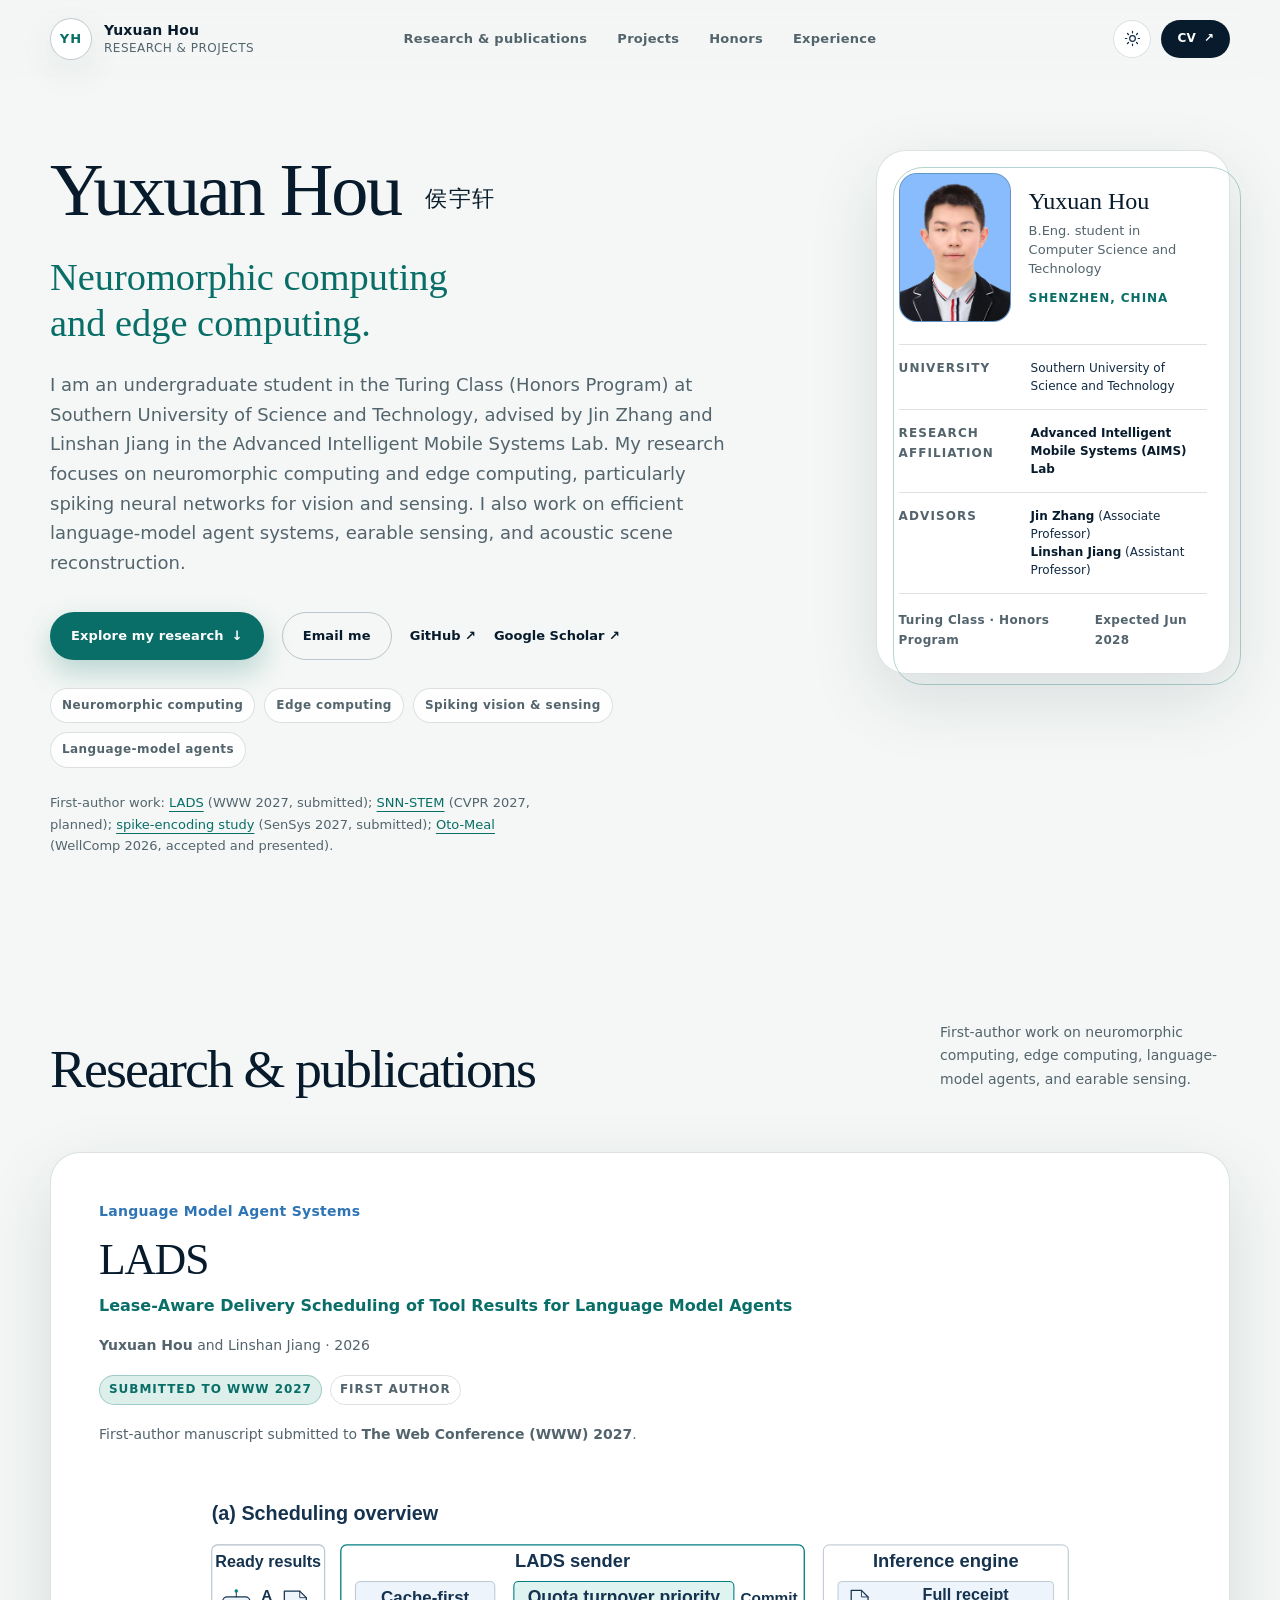
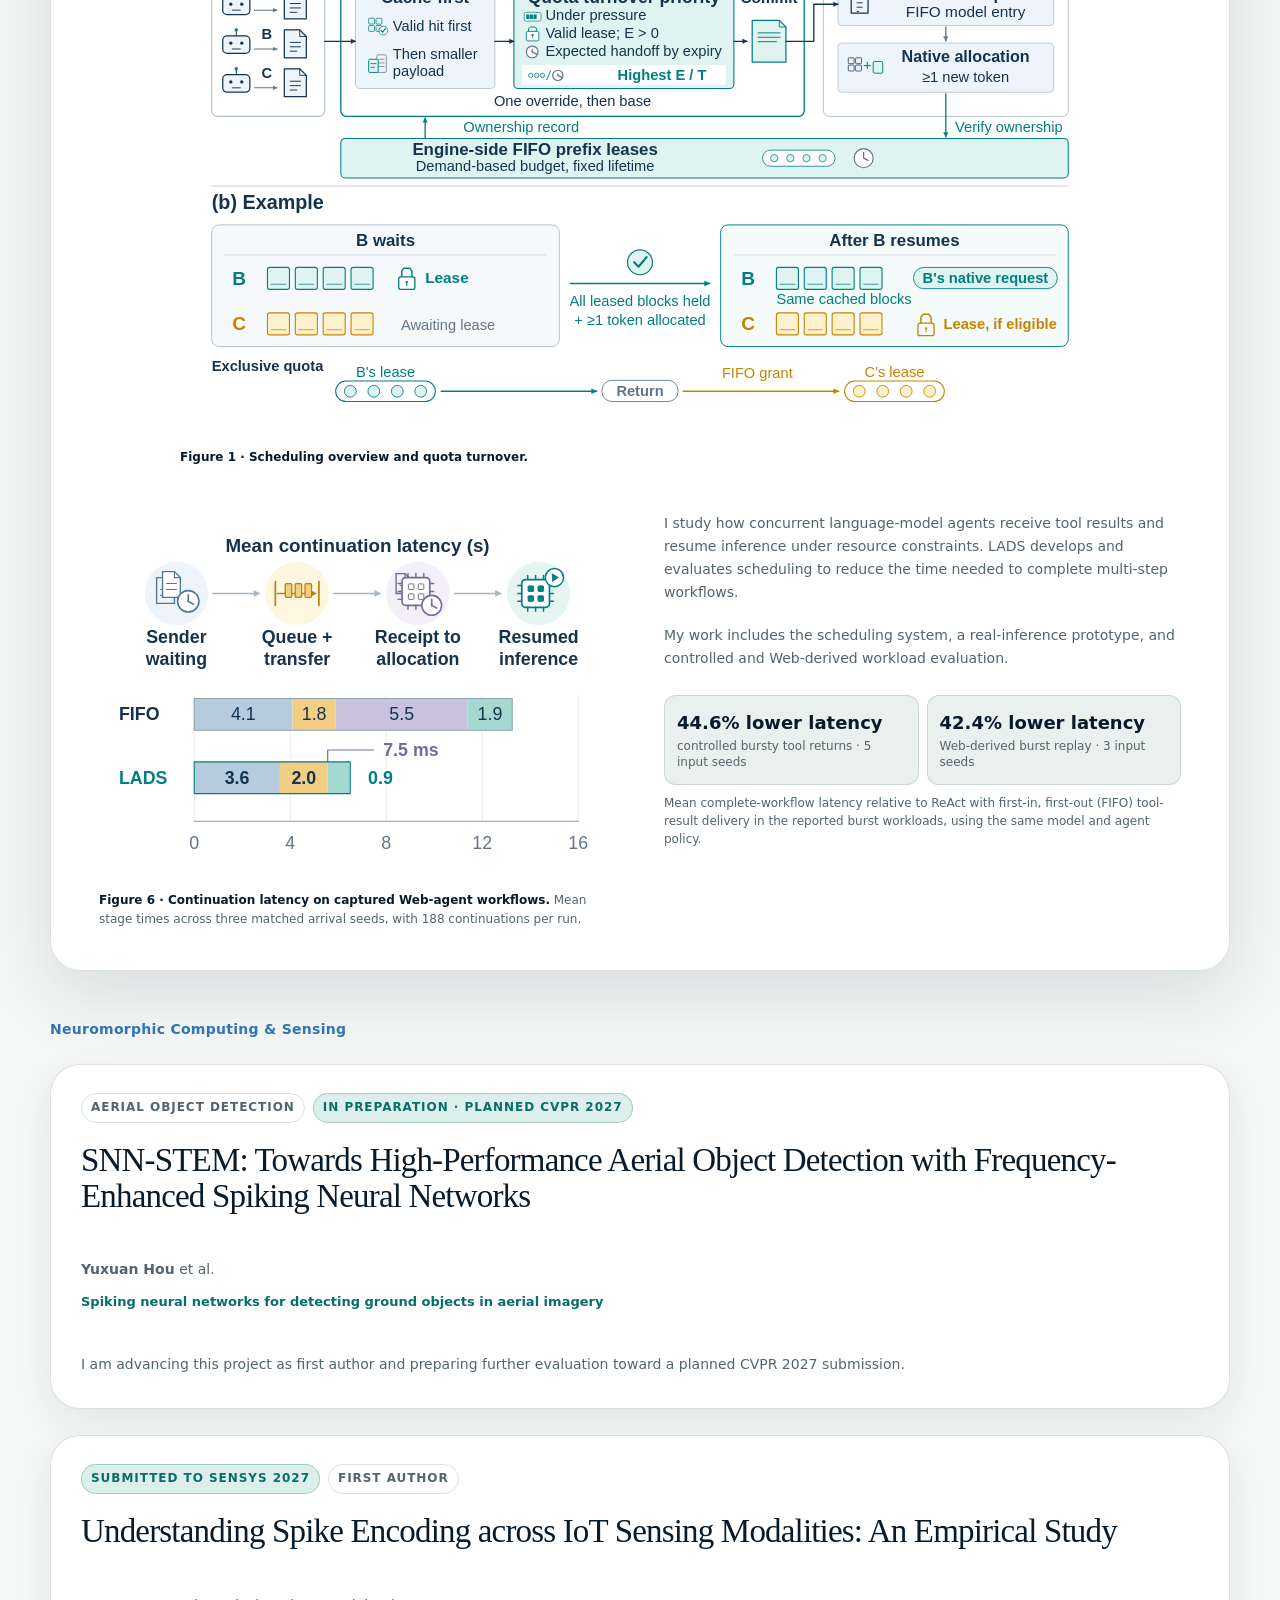
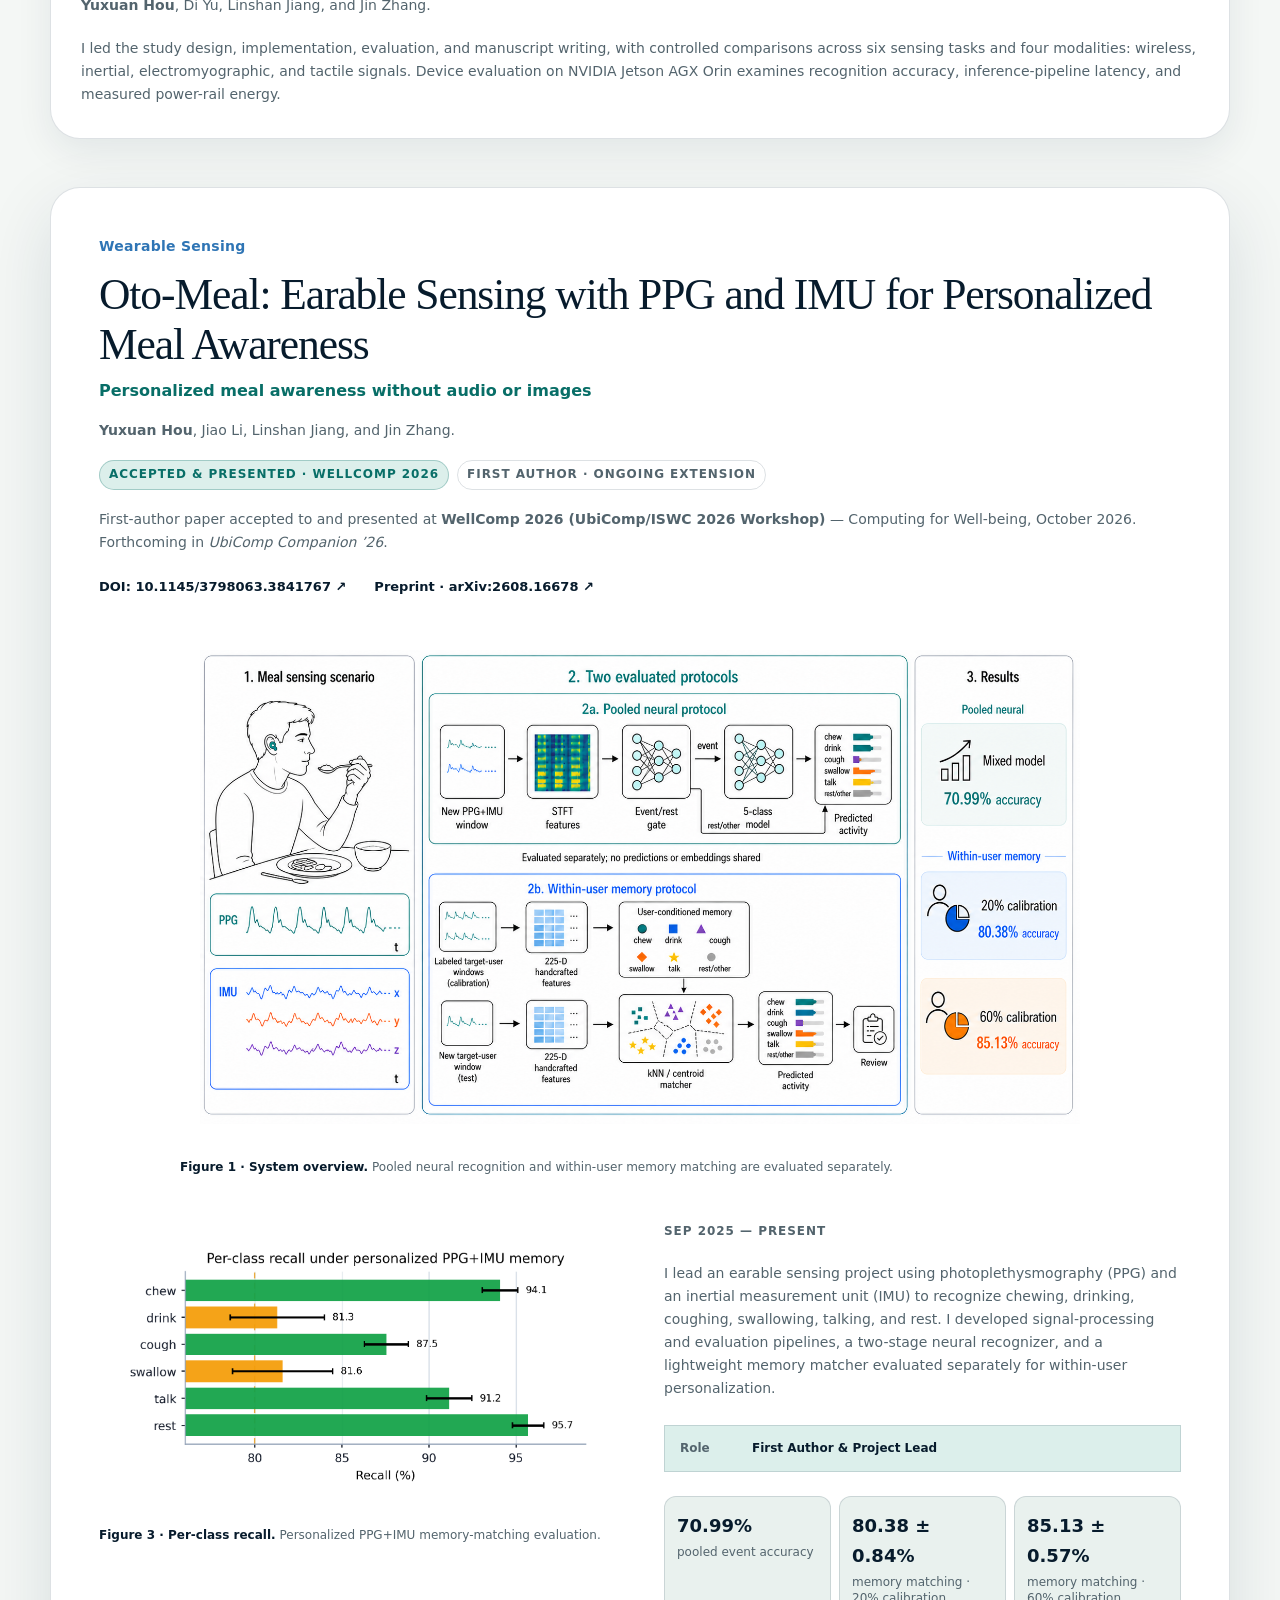
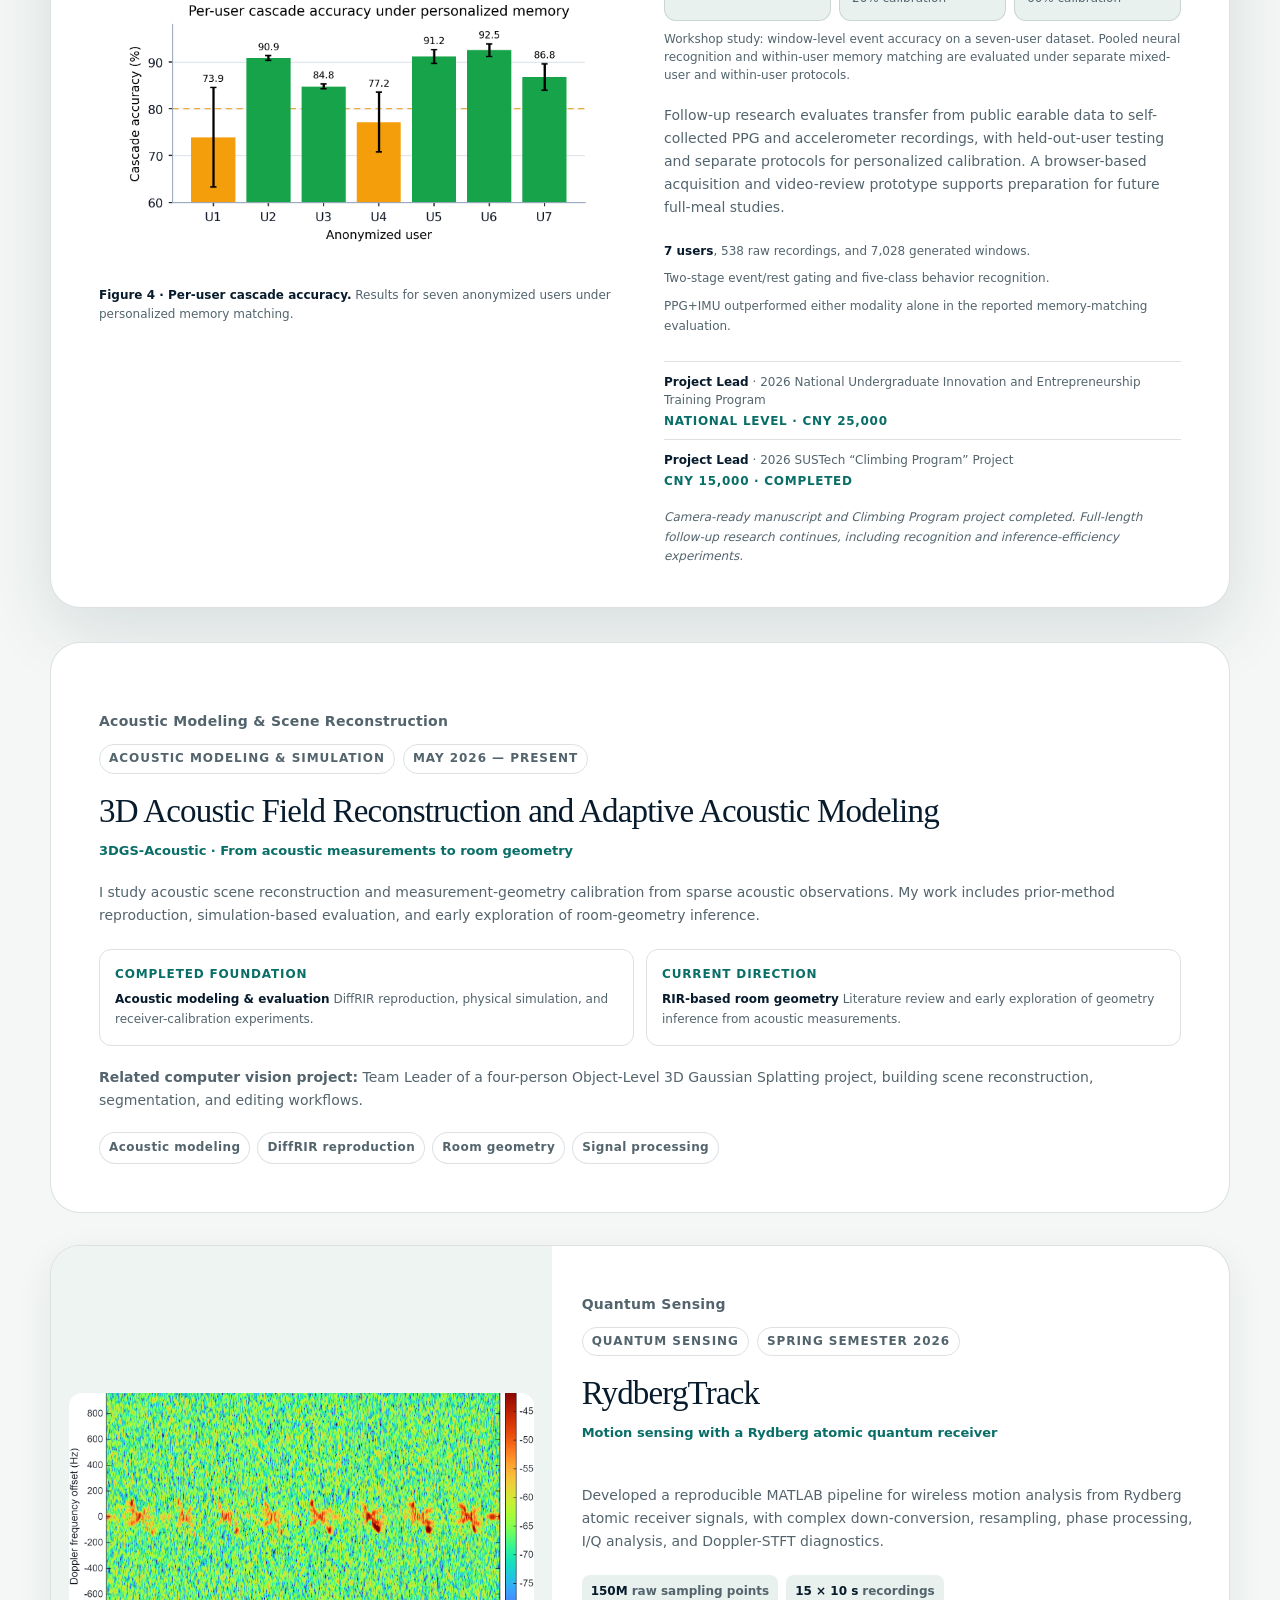
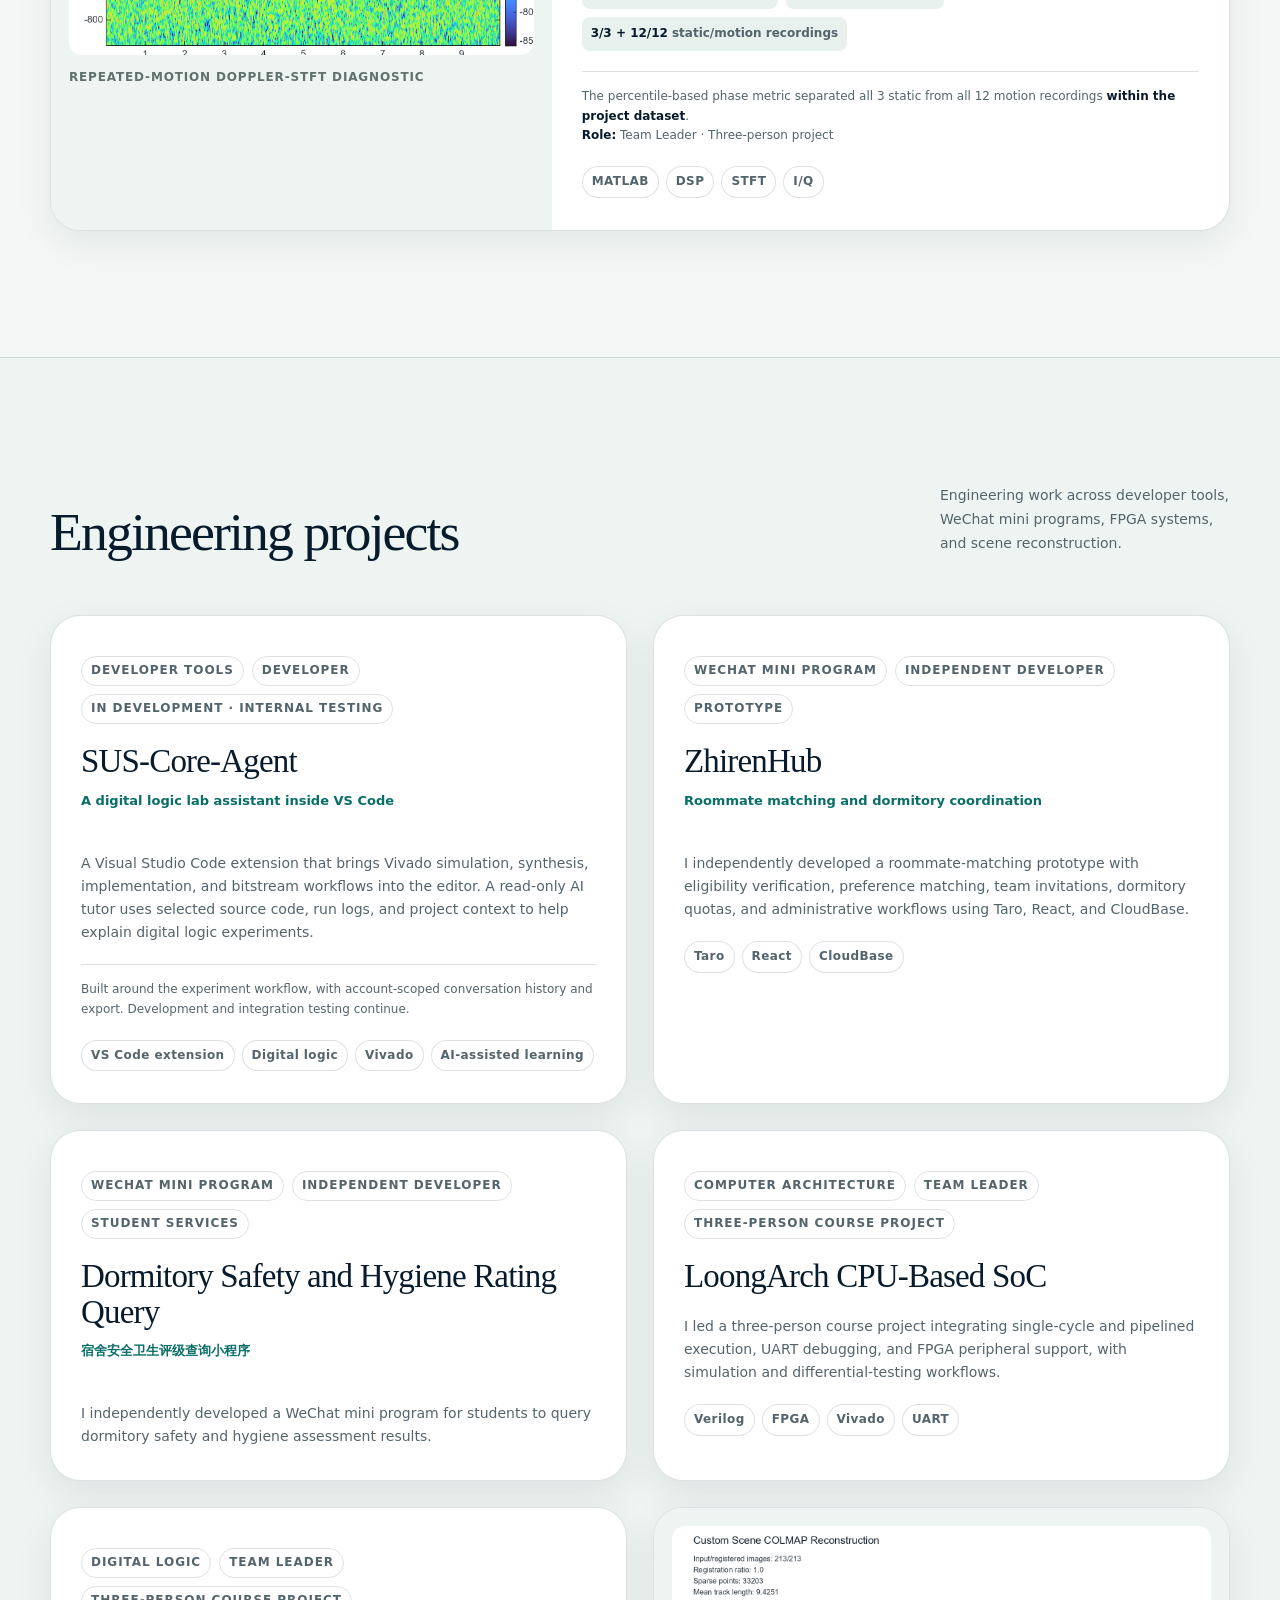
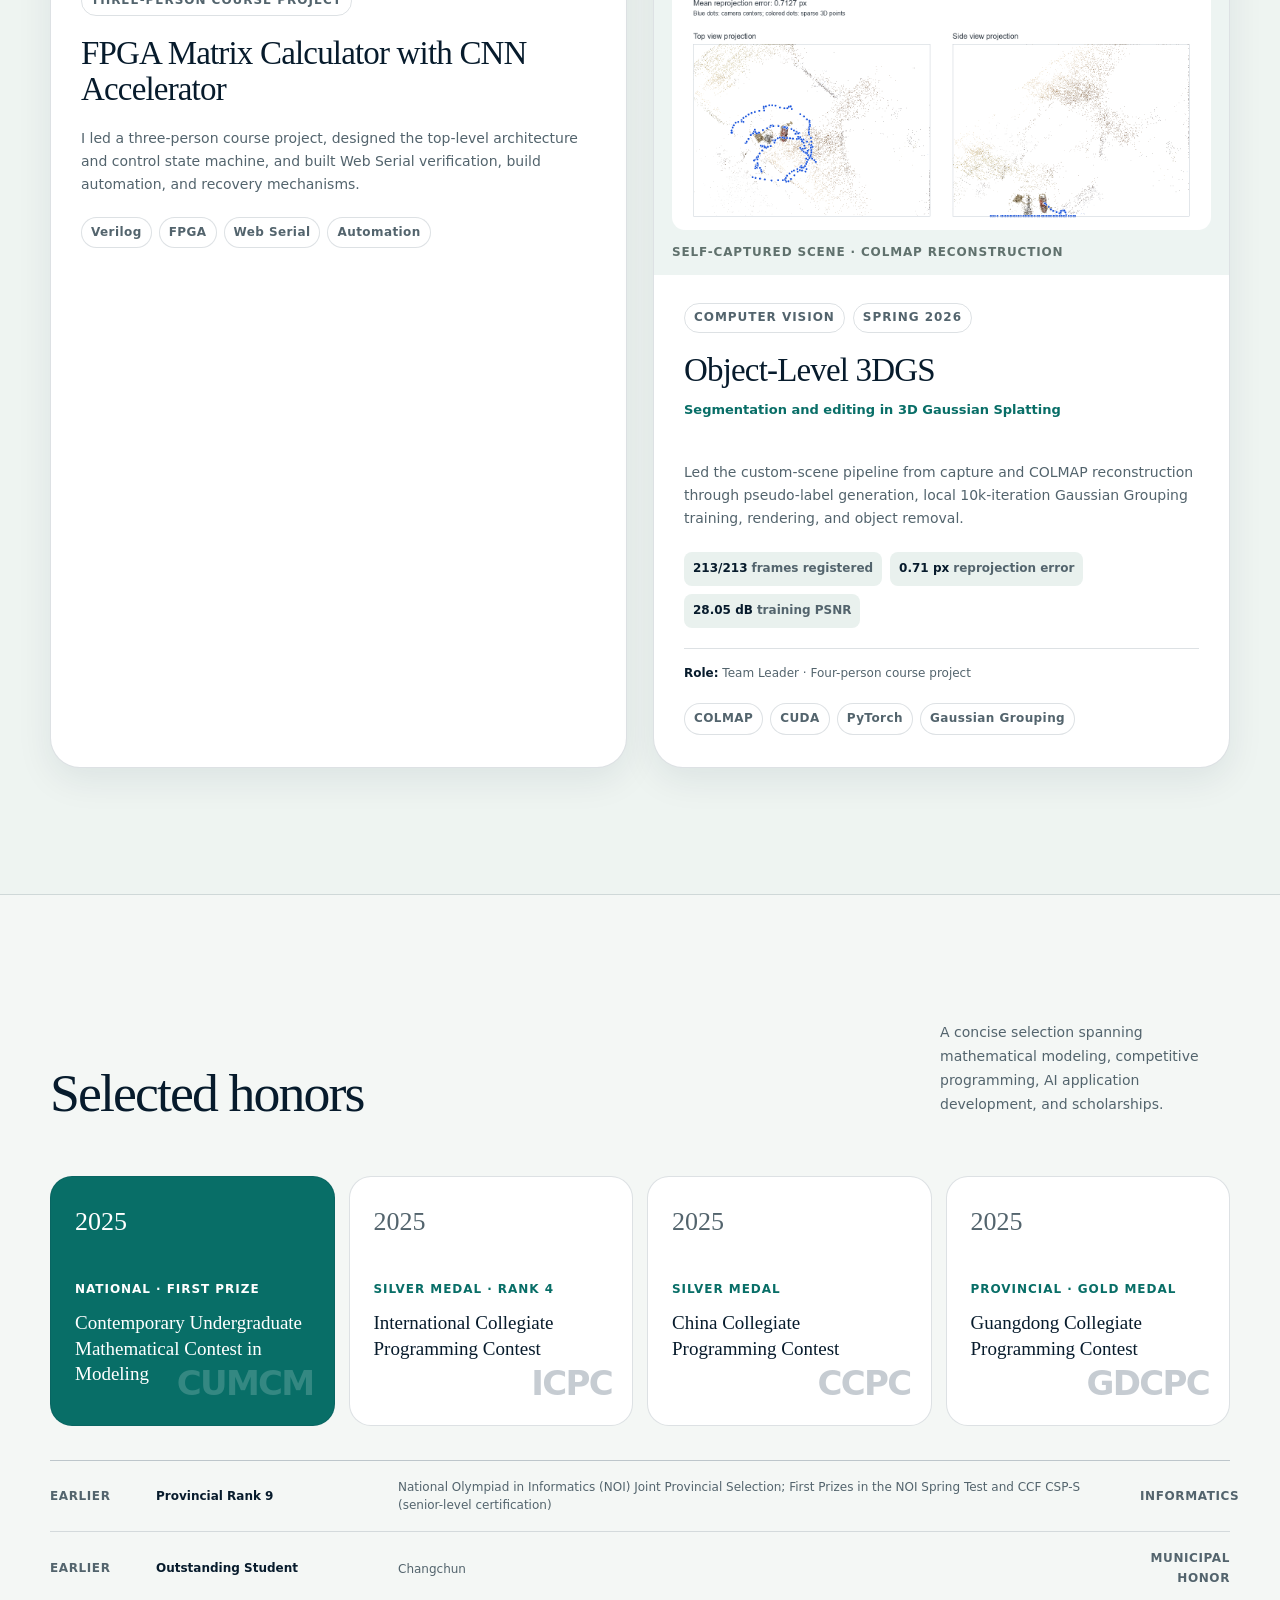
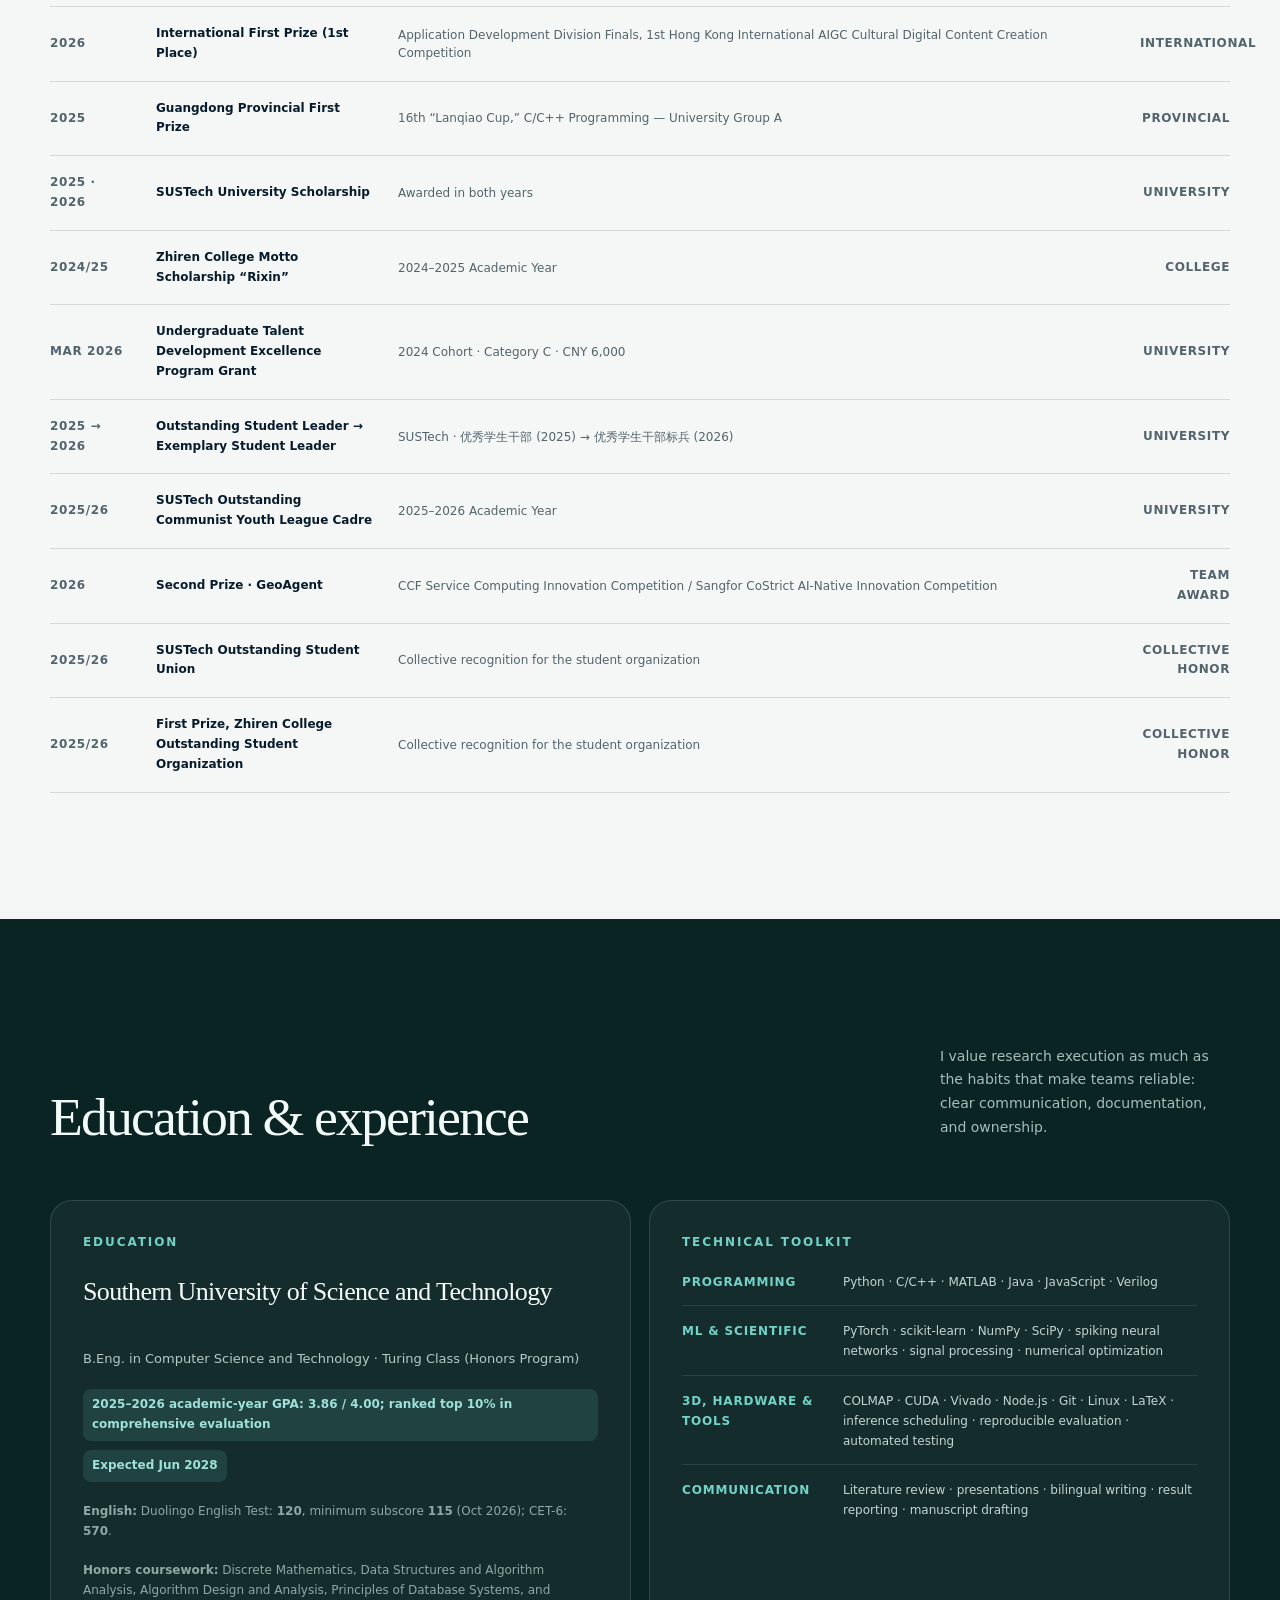
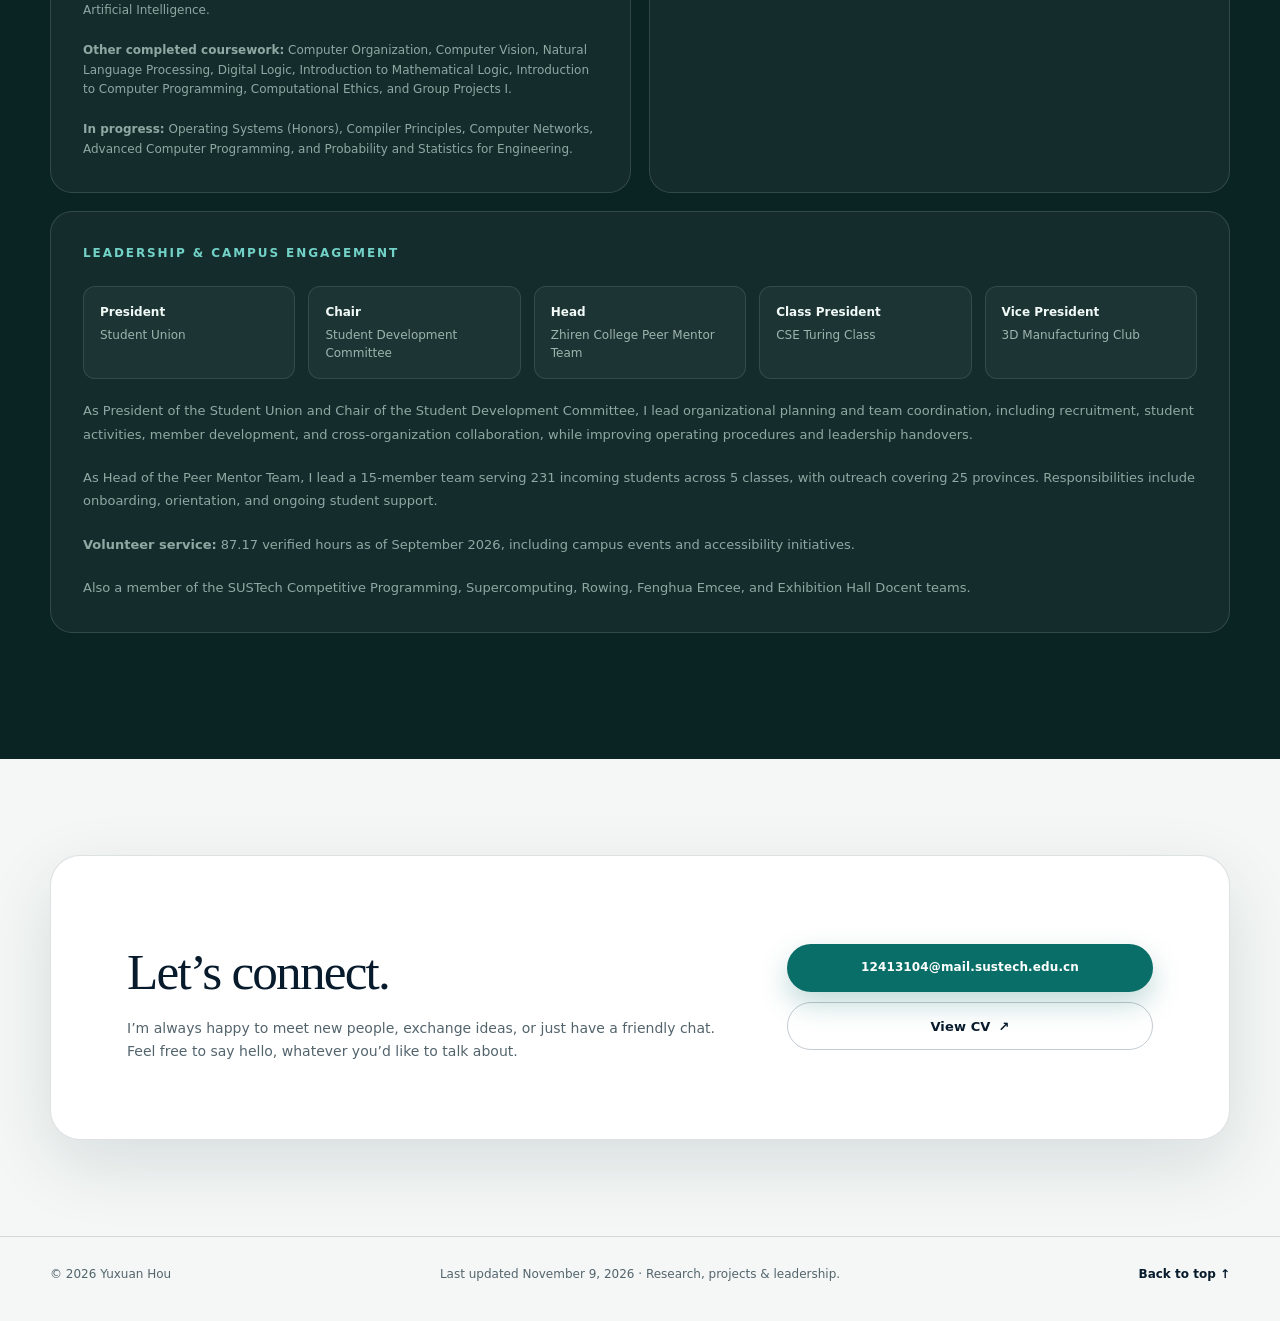
<file: index.html>
<!doctype html>
<html lang="en" data-theme="light">
<head>
  <meta charset="utf-8">
  <meta name="viewport" content="width=device-width, initial-scale=1">
  <title>Yuxuan Hou | Research & Projects</title>
  <meta name="description" content="Yuxuan Hou (侯宇轩), a Turing Class undergraduate at SUSTech, advised by Jin Zhang and Linshan Jiang in AIMS Lab. Research focuses on neuromorphic computing and edge computing, with additional work on efficient language-model agent systems, earable sensing, and acoustic scene reconstruction.">
  <meta name="author" content="Yuxuan Hou">
  <meta name="theme-color" content="#f4f7f5">
  <meta property="og:type" content="website">
  <meta property="og:title" content="Yuxuan Hou | Research & Projects">
  <meta property="og:description" content="Yuxuan Hou at SUSTech: neuromorphic computing and edge computing, with additional work on language-model agent systems, earable sensing, and acoustic scene reconstruction.">
  <meta property="og:url" content="https://tsawke.github.io/">
  <meta property="og:image" content="https://tsawke.github.io/assets/img/profile.jpg">
  <meta name="twitter:card" content="summary">
  <link rel="canonical" href="https://tsawke.github.io/">
  <link rel="icon" href="assets/img/favicon.svg" type="image/svg+xml">
  <link rel="manifest" href="site.webmanifest">
  <link rel="stylesheet" href="assets/css/styles.css?v=20261109portfolio1">
  <script src="assets/js/main.js?v=20261109portfolio1" defer></script>
</head>
<body>
  <a class="skip-link" href="#main-content">Skip to content</a>
  <div class="scroll-progress" aria-hidden="true"><span></span></div>

  <header class="site-header" data-header>
    <div class="shell nav-wrap">
      <a class="brand" href="#top" aria-label="Yuxuan Hou, home">
        <span class="brand-mark" aria-hidden="true">YH</span>
        <span class="brand-copy">
          <strong>Yuxuan Hou</strong>
          <small>Research &amp; Projects</small>
        </span>
      </a>

      <button class="menu-toggle" type="button" aria-expanded="false" aria-controls="site-nav">
        <span class="sr-only">Toggle navigation</span>
        <span></span><span></span>
      </button>

      <nav class="site-nav" id="site-nav" aria-label="Primary navigation">
        <a href="#research">Research &amp; publications</a>
        <a href="#projects">Projects</a>
        <a href="#honors">Honors</a>
        <a href="#experience">Experience</a>
      </nav>

      <div class="nav-actions">
        <button class="theme-toggle" type="button" aria-label="Switch to dark theme" title="Change color theme">
          <svg class="sun-icon" aria-hidden="true" viewBox="0 0 24 24"><circle cx="12" cy="12" r="4"></circle><path d="M12 2v2M12 20v2M4.93 4.93l1.42 1.42M17.65 17.65l1.42 1.42M2 12h2M20 12h2M4.93 19.07l1.42-1.42M17.65 6.35l1.42-1.42"></path></svg>
          <svg class="moon-icon" aria-hidden="true" viewBox="0 0 24 24"><path d="M21 12.79A9 9 0 1 1 11.21 3 7 7 0 0 0 21 12.79Z"></path></svg>
        </button>
        <a class="button button-small button-dark" href="assets/docs/Yuxuan_Hou_CV.pdf?v=20261109r11" target="_blank" rel="noopener">CV <span aria-hidden="true">↗</span></a>
      </div>
    </div>
  </header>

  <main id="main-content">
    <section class="hero" id="top">
      <div class="shell hero-layout">
        <div class="hero-copy">
          <h1>Yuxuan Hou <span class="name-zh" lang="zh-Hans">侯宇轩</span></h1>
          <p class="hero-statement">Neuromorphic computing and edge computing.</p>
          <p class="hero-lead">I am an undergraduate student in the Turing Class (Honors Program) at Southern University of Science and Technology, advised by Jin Zhang and Linshan Jiang in the Advanced Intelligent Mobile Systems Lab. My research focuses on neuromorphic computing and edge computing, particularly spiking neural networks for vision and sensing. I also work on efficient language-model agent systems, earable sensing, and acoustic scene reconstruction.</p>
          <div class="hero-actions">
            <a class="button button-primary" href="#research">Explore my research <span aria-hidden="true">↓</span></a>
            <a class="button button-ghost" href="mailto:12413104@mail.sustech.edu.cn">Email me</a>
            <a class="text-link" href="https://github.com/tsawke" target="_blank" rel="noopener">GitHub <span aria-hidden="true">↗</span></a>
            <a class="text-link" href="https://scholar.google.com/citations?user=T3GfYVMAAAAJ&amp;hl=en" target="_blank" rel="noopener">Google Scholar <span aria-hidden="true">↗</span></a>
          </div>
          <div class="current-work" aria-label="Current work areas">
            <span>Neuromorphic computing</span>
            <span>Edge computing</span>
            <span>Spiking vision &amp; sensing</span>
            <span>Language-model agents</span>
          </div>
          <p class="hero-publication">First-author work: <a href="#lads">LADS</a> (WWW 2027, submitted); <a href="#snn-stem">SNN-STEM</a> (CVPR 2027, planned); <a href="#spike-encoding">spike-encoding study</a> (SenSys 2027, submitted); <a href="#publication">Oto-Meal</a> (WellComp 2026, accepted and presented).</p>
        </div>

        <aside class="profile-card">
          <div class="profile-top">
            <div class="portrait-frame">
              <img src="assets/img/profile.jpg" alt="Portrait of Yuxuan Hou" width="360" height="480">
            </div>
            <div>
              <p class="profile-kicker">Yuxuan Hou</p>
              <p class="profile-role">B.Eng. student in Computer Science and Technology</p>
              <p class="profile-place">Shenzhen, China</p>
            </div>
          </div>
          <dl class="profile-facts">
            <div>
              <dt>University</dt>
              <dd>Southern University of Science and Technology</dd>
            </div>
            <div>
              <dt>Research affiliation</dt>
              <dd><strong>Advanced Intelligent Mobile Systems (AIMS) Lab</strong></dd>
            </div>
            <div>
              <dt>Advisors</dt>
              <dd><strong>Jin Zhang</strong> (Associate Professor)<br><strong>Linshan Jiang</strong> (Assistant Professor)</dd>
            </div>
          </dl>
          <div class="profile-footer">
            <span>Turing Class · Honors Program</span>
            <span>Expected Jun 2028</span>
          </div>
        </aside>
      </div>

    </section>

    <section class="section" id="research">
      <div class="shell">
        <div class="section-heading">
          <div>
            <h2 id="publications">Research &amp; publications</h2>
          </div>
          <p>First-author work on neuromorphic computing, edge computing, language-model agents, and earable sensing.</p>
        </div>

        <article class="featured-research paper-feature lads-feature" id="lads" aria-labelledby="lads-heading">
                  <header class="paper-heading">
                    <p class="research-direction">Language Model Agent Systems</p>
                    <h3 id="lads-heading">LADS</h3>
                    <p class="project-subtitle">Lease-Aware Delivery Scheduling of Tool Results for Language Model Agents</p>
                    <p class="manuscript-authors"><strong>Yuxuan Hou</strong> and Linshan Jiang · 2026</p>
                    <div class="badge-row manuscript-status" aria-label="LADS submission status">
                      <span class="badge badge-accent">Submitted to WWW 2027</span>
                      <span class="badge">First Author</span>
                    </div>
                    <p class="paper-venue">First-author manuscript submitted to <strong>The Web Conference (WWW) 2027</strong>.</p>
                  </header>
                  <figure class="paper-figure paper-main-figure">
                    <a class="figure-link" href="assets/img/lads-figure1.svg" target="_blank" rel="noopener" aria-label="View LADS Figure 1 at full size">
                      <img src="assets/img/lads-figure1.svg" alt="LADS paper Figure 1: sender-side scheduling overview, inference-engine prefix leases, and an example of protection quota returning after an agent resumes" width="1200" height="704" loading="lazy">
                    </a>
                    <figcaption><strong>Figure 1 · Scheduling overview and quota turnover.</strong></figcaption>
                  </figure>
                  <div class="paper-gallery">
                    <figure class="paper-figure">
                      <a class="figure-link" href="assets/img/lads-figure6.svg" target="_blank" rel="noopener" aria-label="View LADS Figure 6 at full size">
                        <img src="assets/img/lads-figure6.svg" alt="LADS paper Figure 6 compares FIFO and LADS mean continuation latency across queueing, transfer, receipt-to-allocation, and inference stages" width="241" height="164" loading="lazy">
                      </a>
                      <figcaption><strong>Figure 6 · Continuation latency on captured Web-agent workflows.</strong> Mean stage times across three matched arrival seeds, with 188 continuations per run.</figcaption>
                    </figure>
                  </div>
                  <div class="featured-content">
                    <p>I study how concurrent language-model agents receive tool results and resume inference under resource constraints. LADS develops and evaluates scheduling to reduce the time needed to complete multi-step workflows.</p>
                    <p>My work includes the scheduling system, a real-inference prototype, and controlled and Web-derived workload evaluation.</p>
                    <div class="research-metrics lads-metrics" aria-label="LADS mean complete-workflow latency reductions relative to FIFO delivery">
                      <div><strong>44.6% lower latency</strong><span>controlled bursty tool returns · 5 input seeds</span></div>
                      <div><strong>42.4% lower latency</strong><span>Web-derived burst replay · 3 input seeds</span></div>
                    </div>
                    <p class="metric-context">Mean complete-workflow latency relative to ReAct with first-in, first-out (FIFO) tool-result delivery in the reported burst workloads, using the same model and agent policy.</p>
                  </div>
                </article>

        <section class="neuromorphic-group" aria-labelledby="neuromorphic-research-title">
                      <h3 class="research-direction" id="neuromorphic-research-title">Neuromorphic Computing &amp; Sensing</h3>
                      <div class="project-grid additional-research">
                        <article class="project-card research-brief" id="snn-stem"><div class="project-card-body">
                          <div class="badge-row"><span class="badge">Aerial object detection</span><span class="badge badge-accent">In preparation · Planned CVPR 2027</span></div>
                          <h4>SNN-STEM: Towards High-Performance Aerial Object Detection with Frequency-Enhanced Spiking Neural Networks</h4>
                          <p class="manuscript-authors"><strong>Yuxuan Hou</strong> et al.</p>
                          <p class="project-subtitle">Spiking neural networks for detecting ground objects in aerial imagery</p>
                          <p>I am advancing this project as first author and preparing further evaluation toward a planned CVPR 2027 submission.</p>
                        </div></article>
                        <article class="project-card research-brief" id="spike-encoding"><div class="project-card-body">
                          <div class="badge-row"><span class="badge badge-accent">Submitted to SenSys 2027</span><span class="badge">First Author</span></div>
                          <h4>Understanding Spike Encoding across IoT Sensing Modalities: An Empirical Study</h4>
                          <p class="manuscript-authors"><strong>Yuxuan Hou</strong>, Di Yu, Linshan Jiang, and Jin Zhang.</p>
                          <p>I led the study design, implementation, evaluation, and manuscript writing, with controlled comparisons across six sensing tasks and four modalities: wireless, inertial, electromyographic, and tactile signals. Device evaluation on NVIDIA Jetson AGX Orin examines recognition accuracy, inference-pipeline latency, and measured power-rail energy.</p>
                        </div></article>
                      </div>
                  </section>

        <article class="featured-research paper-feature oto-feature" id="publication" aria-labelledby="publication-heading">
                  <header class="paper-heading">
                    <p class="research-direction">Wearable Sensing</p>
                    <h3 id="publication-heading">Oto-Meal: Earable Sensing with PPG and IMU for Personalized Meal Awareness</h3>
                    <p class="project-subtitle">Personalized meal awareness without audio or images</p>
                    <p class="manuscript-authors"><strong>Yuxuan Hou</strong>, Jiao Li, Linshan Jiang, and Jin Zhang.</p>
                    <div class="badge-row">
                      <span class="badge badge-accent">Accepted &amp; presented · WellComp 2026</span>
                      <span class="badge">First Author · Ongoing extension</span>
                    </div>
                    <p class="paper-venue">First-author paper accepted to and presented at <strong>WellComp 2026 (UbiComp/ISWC 2026 Workshop)</strong> — Computing for Well-being, October 2026. Forthcoming in <em>UbiComp Companion ’26</em>.</p>
                    <div class="publication-links">
                      <a class="text-link" href="https://doi.org/10.1145/3798063.3841767" target="_blank" rel="noopener">DOI: 10.1145/3798063.3841767 ↗</a>
                      <a class="text-link" href="https://arxiv.org/abs/2608.16678" target="_blank" rel="noopener">Preprint · arXiv:2608.16678 ↗</a>
                    </div>
                  </header>
                  <figure class="paper-figure paper-main-figure">
                    <a class="figure-link" href="assets/img/oto-meal-overview.png?v=20261102" target="_blank" rel="noopener" aria-label="View Oto-Meal Figure 1 at full size">
                      <img src="assets/img/oto-meal-overview.png?v=20261102" alt="Oto-Meal paper Figure 1 separates the pooled neural recognition protocol from the within-user memory-matching protocol and their respective results" width="1707" height="921" loading="lazy">
                    </a>
                    <figcaption><strong>Figure 1 · System overview.</strong> Pooled neural recognition and within-user memory matching are evaluated separately.</figcaption>
                  </figure>
                  <div class="paper-gallery">
                    <figure class="paper-figure">
                      <a class="figure-link" href="assets/img/oto-meal-class-recall.png" target="_blank" rel="noopener" aria-label="View Oto-Meal Figure 3 at full size">
                        <img src="assets/img/oto-meal-class-recall.png" alt="Oto-Meal paper Figure 3 shows per-class recall for chewing, drinking, coughing, swallowing, talking, and rest under personalized PPG and IMU memory matching" width="1433" height="751" loading="lazy">
                      </a>
                      <figcaption><strong>Figure 3 · Per-class recall.</strong> Personalized PPG+IMU memory-matching evaluation.</figcaption>
                    </figure>
                    <figure class="paper-figure">
                      <a class="figure-link" href="assets/img/oto-meal-per-user.png" target="_blank" rel="noopener" aria-label="View Oto-Meal Figure 4 at full size">
                        <img src="assets/img/oto-meal-per-user.png" alt="Oto-Meal paper Figure 4 shows personalized-memory cascade accuracy for seven anonymized users" width="1390" height="751" loading="lazy">
                      </a>
                      <figcaption><strong>Figure 4 · Per-user cascade accuracy.</strong> Results for seven anonymized users under personalized memory matching.</figcaption>
                    </figure>
                  </div>
                  <div class="featured-content">
                    <p class="project-date">Sep 2025 — Present</p>
                    <p>I lead an earable sensing project using photoplethysmography (PPG) and an inertial measurement unit (IMU) to recognize chewing, drinking, coughing, swallowing, talking, and rest. I developed signal-processing and evaluation pipelines, a two-stage neural recognizer, and a lightweight memory matcher evaluated separately for within-user personalization.</p>

                    <div class="role-line"><span>Role</span><strong>First Author &amp; Project Lead</strong></div>

                    <div class="research-metrics" aria-label="Oto-Meal evaluation highlights">
                      <div><strong>70.99%</strong><span>pooled event accuracy</span></div>
                      <div><strong>80.38 ± 0.84%</strong><span>memory matching · 20% calibration</span></div>
                      <div><strong>85.13 ± 0.57%</strong><span>memory matching · 60% calibration</span></div>
                    </div>
                      <p class="metric-context">Workshop study: window-level event accuracy on a seven-user dataset. Pooled neural recognition and within-user memory matching are evaluated under separate mixed-user and within-user protocols.</p>
                      <p>Follow-up research evaluates transfer from public earable data to self-collected PPG and accelerometer recordings, with held-out-user testing and separate protocols for personalized calibration. A browser-based acquisition and video-review prototype supports preparation for future full-meal studies.</p>

                    <ul class="clean-list">
                      <li><strong>7 users</strong>, 538 raw recordings, and 7,028 generated windows.</li>
                      <li>Two-stage event/rest gating and five-class behavior recognition.</li>
                      <li>PPG+IMU outperformed either modality alone in the reported memory-matching evaluation.</li>
                    </ul>

                    <div class="funding-list">
                      <p><strong>Project Lead</strong> · 2026 National Undergraduate Innovation and Entrepreneurship Training Program <span>National Level · CNY 25,000</span></p>
                      <p><strong>Project Lead</strong> · 2026 SUSTech “Climbing Program” Project <span>CNY 15,000 · Completed</span></p>
                    </div>
                    <p class="status-note">Camera-ready manuscript and Climbing Program project completed. Full-length follow-up research continues, including recognition and inference-efficiency experiments.</p>
                  </div>
                </article>

        <article class="research-row">
                  <div class="research-row-copy">
                    <p class="research-direction">Acoustic Modeling &amp; Scene Reconstruction</p>
                    <div class="badge-row">
                      <span class="badge">Acoustic modeling &amp; simulation</span>
                      <span class="badge">May 2026 — Present</span>
                    </div>
                    <h3>3D Acoustic Field Reconstruction and Adaptive Acoustic Modeling</h3>
                    <p class="project-subtitle">3DGS-Acoustic · From acoustic measurements to room geometry</p>
                    <p>I study acoustic scene reconstruction and measurement-geometry calibration from sparse acoustic observations. My work includes prior-method reproduction, simulation-based evaluation, and early exploration of room-geometry inference.</p>
                    <div class="fact-grid">
                      <p><span>Completed foundation</span><strong>Acoustic modeling &amp; evaluation</strong> DiffRIR reproduction, physical simulation, and receiver-calibration experiments.</p>
                      <p><span>Current direction</span><strong>RIR-based room geometry</strong> Literature review and early exploration of geometry inference from acoustic measurements.</p>
                    </div>
                    <p><strong>Related computer vision project:</strong> Team Leader of a four-person Object-Level 3D Gaussian Splatting project, building scene reconstruction, segmentation, and editing workflows.</p>
                    <div class="tag-list"><span>Acoustic modeling</span><span>DiffRIR reproduction</span><span>Room geometry</span><span>Signal processing</span></div>
                  </div>
                </article>

        <div class="project-grid additional-research">
        <article class="project-card research-archive">
                    <figure class="project-image spectral">
                      <img src="assets/img/rydbergtrack-stft.png" alt="Doppler short-time Fourier transform visualization from a repeated-motion Rydberg receiver recording" loading="lazy">
                      <figcaption>Repeated-motion Doppler-STFT diagnostic</figcaption>
                    </figure>
                    <div class="project-card-body">
                      <p class="research-direction">Quantum Sensing</p>
                      <div class="badge-row"><span class="badge">Quantum sensing</span><span class="badge">Spring semester 2026</span></div>
                      <h3>RydbergTrack</h3>
                      <p class="project-subtitle">Motion sensing with a Rydberg atomic quantum receiver</p>
                      <p>Developed a reproducible MATLAB pipeline for wireless motion analysis from Rydberg atomic receiver signals, with complex down-conversion, resampling, phase processing, I/Q analysis, and Doppler-STFT diagnostics.</p>
                      <div class="project-numbers">
                        <span><strong>150M</strong> raw sampling points</span>
                        <span><strong>15 × 10 s</strong> recordings</span>
                        <span><strong>3/3 + 12/12</strong> static/motion recordings</span>
                      </div>
                      <p class="scope-note">The percentile-based phase metric separated all 3 static from all 12 motion recordings <strong>within the project dataset</strong>.<br><strong>Role:</strong> Team Leader · Three-person project</p>
                      <div class="tag-list"><span>MATLAB</span><span>DSP</span><span>STFT</span><span>I/Q</span></div>
                    </div>
                  </article>
        </div>
      </div>
    </section>

    <section class="section section-tint" id="projects">
      <div class="shell">
        <div class="section-heading">
          <div>
            <h2>Engineering projects</h2>
          </div>
          <p>Engineering work across developer tools, WeChat mini programs, FPGA systems, and scene reconstruction.</p>
        </div>

        <div class="project-grid">

          <article class="project-card engineering-project">
            <div class="project-card-body">
              <div class="badge-row"><span class="badge">Developer tools</span><span class="badge">Developer</span><span class="badge">In development · Internal testing</span></div>
              <h3>SUS-Core-Agent</h3>
              <p class="project-subtitle">A digital logic lab assistant inside VS Code</p>
              <p>A Visual Studio Code extension that brings Vivado simulation, synthesis, implementation, and bitstream workflows into the editor. A read-only AI tutor uses selected source code, run logs, and project context to help explain digital logic experiments.</p>
              <p class="scope-note">Built around the experiment workflow, with account-scoped conversation history and export. Development and integration testing continue.</p>
              <div class="tag-list"><span>VS Code extension</span><span>Digital logic</span><span>Vivado</span><span>AI-assisted learning</span></div>
            </div>
          </article>
          <article class="project-card engineering-project">
            <div class="project-card-body">
              <div class="badge-row"><span class="badge">WeChat mini program</span><span class="badge">Independent Developer</span><span class="badge">Prototype</span></div>
              <h3>ZhirenHub</h3>
              <p class="project-subtitle">Roommate matching and dormitory coordination</p>
              <p>I independently developed a roommate-matching prototype with eligibility verification, preference matching, team invitations, dormitory quotas, and administrative workflows using Taro, React, and CloudBase.</p>
              <div class="tag-list"><span>Taro</span><span>React</span><span>CloudBase</span></div>
            </div>
          </article>
          <article class="project-card engineering-project">
            <div class="project-card-body">
              <div class="badge-row"><span class="badge">WeChat mini program</span><span class="badge">Independent Developer</span><span class="badge">Student services</span></div>
              <h3>Dormitory Safety and Hygiene Rating Query</h3>
              <p class="project-subtitle">宿舍安全卫生评级查询小程序</p>
              <p>I independently developed a WeChat mini program for students to query dormitory safety and hygiene assessment results.</p>
            </div>
          </article>
          <article class="project-card engineering-project">
            <div class="project-card-body">
              <div class="badge-row"><span class="badge">Computer architecture</span><span class="badge">Team Leader</span><span class="badge">Three-person course project</span></div>
              <h3>LoongArch CPU-Based SoC</h3>
              <p>I led a three-person course project integrating single-cycle and pipelined execution, UART debugging, and FPGA peripheral support, with simulation and differential-testing workflows.</p>
              <div class="tag-list"><span>Verilog</span><span>FPGA</span><span>Vivado</span><span>UART</span></div>
            </div>
          </article>
          <article class="project-card engineering-project">
            <div class="project-card-body">
              <div class="badge-row"><span class="badge">Digital logic</span><span class="badge">Team Leader</span><span class="badge">Three-person course project</span></div>
              <h3>FPGA Matrix Calculator with CNN Accelerator</h3>
              <p>I led a three-person course project, designed the top-level architecture and control state machine, and built Web Serial verification, build automation, and recovery mechanisms.</p>
              <div class="tag-list"><span>Verilog</span><span>FPGA</span><span>Web Serial</span><span>Automation</span></div>
            </div>
          </article>
          <article class="project-card">
            <figure class="project-image segmentation">
              <img src="assets/img/object-3dgs-colmap.png" alt="COLMAP reconstruction summary for a self-captured scene, including registered-camera and sparse-point projections" loading="lazy">
              <figcaption>Self-captured scene · COLMAP reconstruction</figcaption>
            </figure>
            <div class="project-card-body">
              <div class="badge-row"><span class="badge">Computer vision</span><span class="badge">Spring 2026</span></div>
              <h3>Object-Level 3DGS</h3>
              <p class="project-subtitle">Segmentation and editing in 3D Gaussian Splatting</p>
              <p>Led the custom-scene pipeline from capture and COLMAP reconstruction through pseudo-label generation, local 10k-iteration Gaussian Grouping training, rendering, and object removal.</p>
              <div class="project-numbers">
                <span><strong>213/213</strong> frames registered</span>
                <span><strong>0.71 px</strong> reprojection error</span>
                <span><strong>28.05 dB</strong> training PSNR</span>
              </div>
              <p class="scope-note"><strong>Role:</strong> Team Leader · Four-person course project</p>
              <div class="tag-list"><span>COLMAP</span><span>CUDA</span><span>PyTorch</span><span>Gaussian Grouping</span></div>
            </div>
          </article>
        </div>
      </div>
    </section>

    <section class="section" id="honors">
      <div class="shell">
        <div class="section-heading">
          <div>
            <h2>Selected honors</h2>
          </div>
          <p>A concise selection spanning mathematical modeling, competitive programming, AI application development, and scholarships.</p>
        </div>

        <div class="honor-grid">
          <article class="honor-card honor-featured">
            <span class="honor-year">2025</span>
            <p class="honor-level">National · First Prize</p>
            <h3>Contemporary Undergraduate Mathematical Contest in Modeling</h3>
            <span class="honor-short">CUMCM</span>
          </article>
          <article class="honor-card">
            <span class="honor-year">2025</span>
            <p class="honor-level">Silver Medal · Rank 4</p>
            <h3>International Collegiate Programming Contest</h3>
            <span class="honor-short">ICPC</span>
          </article>
          <article class="honor-card">
            <span class="honor-year">2025</span>
            <p class="honor-level">Silver Medal</p>
            <h3>China Collegiate Programming Contest</h3>
            <span class="honor-short">CCPC</span>
          </article>
          <article class="honor-card">
            <span class="honor-year">2025</span>
            <p class="honor-level">Provincial · Gold Medal</p>
            <h3>Guangdong Collegiate Programming Contest</h3>
            <span class="honor-short">GDCPC</span>
          </article>
        </div>

        <div class="honor-list">
          <div><span>Earlier</span><strong>Provincial Rank 9</strong><p>National Olympiad in Informatics (NOI) Joint Provincial Selection; First Prizes in the NOI Spring Test and CCF CSP-S (senior-level certification)</p><small>Informatics</small></div>
          <div><span>Earlier</span><strong>Outstanding Student</strong><p>Changchun</p><small>Municipal honor</small></div>
          <div><span>2026</span><strong>International First Prize (1st Place)</strong><p>Application Development Division Finals, 1st Hong Kong International AIGC Cultural Digital Content Creation Competition</p><small>International</small></div>
          <div><span>2025</span><strong>Guangdong Provincial First Prize</strong><p>16th “Lanqiao Cup,” C/C++ Programming — University Group A</p><small>Provincial</small></div>
          <div><span>2025 · 2026</span><strong>SUSTech University Scholarship</strong><p>Awarded in both years</p><small>University</small></div>
          <div><span>2024/25</span><strong>Zhiren College Motto Scholarship “Rixin”</strong><p>2024–2025 Academic Year</p><small>College</small></div>
          <div><span>Mar 2026</span><strong>Undergraduate Talent Development Excellence Program Grant</strong><p>2024 Cohort · Category C · CNY 6,000</p><small>University</small></div>
          <div><span>2025 → 2026</span><strong>Outstanding Student Leader → Exemplary Student Leader</strong><p>SUSTech · 优秀学生干部 (2025) → 优秀学生干部标兵 (2026)</p><small>University</small></div>
          <div><span>2025/26</span><strong>SUSTech Outstanding Communist Youth League Cadre</strong><p>2025–2026 Academic Year</p><small>University</small></div>
          <div><span>2026</span><strong>Second Prize · GeoAgent</strong><p>CCF Service Computing Innovation Competition / Sangfor CoStrict AI-Native Innovation Competition</p><small>Team award</small></div>
          <div><span>2025/26</span><strong>SUSTech Outstanding Student Union</strong><p>Collective recognition for the student organization</p><small>Collective honor</small></div>
          <div><span>2025/26</span><strong>First Prize, Zhiren College Outstanding Student Organization</strong><p>Collective recognition for the student organization</p><small>Collective honor</small></div>
        </div>
      </div>
    </section>

    <section class="section section-dark" id="experience">
      <div class="shell">
        <div class="section-heading light-heading">
          <div>
            <h2>Education &amp; experience</h2>
          </div>
          <p>I value research execution as much as the habits that make teams reliable: clear communication, documentation, and ownership.</p>
        </div>

        <div class="experience-grid">
          <article class="experience-panel" aria-labelledby="education-heading">
            <h3 class="panel-label" id="education-heading">Education</h3>
            <h4 class="panel-title">Southern University of Science and Technology</h4>
            <p>B.Eng. in Computer Science and Technology · Turing Class (Honors Program)</p>
            <div class="panel-split"><span>2025–2026 academic-year GPA: 3.86 / 4.00; ranked top 10% in comprehensive evaluation</span><span>Expected Jun 2028</span></div>
            <p class="panel-copy"><strong>English:</strong> Duolingo English Test: <strong>120</strong>, minimum subscore <strong>115</strong> (Oct 2026); CET-6: <strong>570</strong>.</p>
            <p class="panel-copy"><strong>Honors coursework:</strong> Discrete Mathematics, Data Structures and Algorithm Analysis, Algorithm Design and Analysis, Principles of Database Systems, and Artificial Intelligence.</p>
            <p class="panel-copy"><strong>Other completed coursework:</strong> Computer Organization, Computer Vision, Natural Language Processing, Digital Logic, Introduction to Mathematical Logic, Introduction to Computer Programming, Computational Ethics, and Group Projects I.</p>
            <p class="panel-copy"><strong>In progress:</strong> Operating Systems (Honors), Compiler Principles, Computer Networks, Advanced Computer Programming, and Probability and Statistics for Engineering.</p>
          </article>

          <article class="experience-panel" aria-labelledby="toolkit-heading">
            <h3 class="panel-label" id="toolkit-heading">Technical toolkit</h3>
            <div class="skills-groups">
              <div><span>Programming</span><p>Python · C/C++ · MATLAB · Java · JavaScript · Verilog</p></div>
              <div><span>ML &amp; scientific</span><p>PyTorch · scikit-learn · NumPy · SciPy · spiking neural networks · signal processing · numerical optimization</p></div>
              <div><span>3D, hardware &amp; tools</span><p>COLMAP · CUDA · Vivado · Node.js · Git · Linux · LaTeX · inference scheduling · reproducible evaluation · automated testing</p></div>
              <div><span>Communication</span><p>Literature review · presentations · bilingual writing · result reporting · manuscript drafting</p></div>
            </div>
          </article>

          <article class="experience-panel leadership-panel" aria-labelledby="leadership-heading">
            <h3 class="panel-label" id="leadership-heading">Leadership &amp; campus engagement</h3>
            <ul>
              <li><strong>President</strong><span>Student Union</span></li>
              <li><strong>Chair</strong><span>Student Development Committee</span></li>
              <li><strong>Head</strong><span>Zhiren College Peer Mentor Team</span></li>
              <li><strong>Class President</strong><span>CSE Turing Class</span></li>
              <li><strong>Vice President</strong><span>3D Manufacturing Club</span></li>
            </ul>
            <p class="panel-copy">As President of the Student Union and Chair of the Student Development Committee, I lead organizational planning and team coordination, including recruitment, student activities, member development, and cross-organization collaboration, while improving operating procedures and leadership handovers.</p>
            <p class="panel-copy">As Head of the Peer Mentor Team, I lead a 15-member team serving 231 incoming students across 5 classes, with outreach covering 25 provinces. Responsibilities include onboarding, orientation, and ongoing student support.</p>
            <p class="panel-copy"><strong>Volunteer service:</strong> 87.17 verified hours as of September 2026, including campus events and accessibility initiatives.</p>
            <p class="panel-copy">Also a member of the SUSTech Competitive Programming, Supercomputing, Rowing, Fenghua Emcee, and Exhibition Hall Docent teams.</p>
          </article>
        </div>
      </div>
    </section>

    <section class="contact-section">
      <div class="shell contact-card">
        <div>
          <h2>Let’s connect.</h2>
          <p>I’m always happy to meet new people, exchange ideas, or just have a friendly chat. Feel free to say hello, whatever you’d like to talk about.</p>
        </div>
        <div class="contact-actions">
          <a class="button button-primary" href="mailto:12413104@mail.sustech.edu.cn">12413104@mail.sustech.edu.cn</a>
          <a class="button button-ghost" href="assets/docs/Yuxuan_Hou_CV.pdf?v=20261109r11" target="_blank" rel="noopener">View CV <span aria-hidden="true">↗</span></a>
        </div>
      </div>
    </section>
  </main>

  <footer class="site-footer">
    <div class="shell">
      <p>© <span data-year></span> Yuxuan Hou</p>
      <p>Last updated November 9, 2026 · Research, projects &amp; leadership.</p>
      <a href="#top">Back to top ↑</a>
    </div>
  </footer>
</body>
</html>
</file>
<file: assets/css/styles.css>
:root {
  color-scheme: light;
  --bg: #f4f7f5;
  --bg-elevated: #ffffff;
  --bg-soft: #e9f1ee;
  --ink: #102a43;
  --ink-strong: #071b2c;
  --muted: #53646d;
  --line: rgba(16, 42, 67, 0.14);
  --line-strong: rgba(16, 42, 67, 0.24);
  --accent: #086e67;
  --accent-bright: #19a39a;
  --accent-soft: #dcefeb;
  --warm: #d3833b;
  --warm-soft: #f5e4d3;
  --navy: #102f52;
  --shadow: 0 24px 70px rgba(16, 42, 67, 0.12);
  --shadow-soft: 0 12px 36px rgba(16, 42, 67, 0.08);
  --radius-xl: 30px;
  --radius-lg: 22px;
  --radius-md: 15px;
  --shell: 1180px;
  --header-height: 78px;
  --transition: 180ms ease;
}

html[data-theme="dark"] {
  color-scheme: dark;
  --bg: #081512;
  --bg-elevated: #0f211d;
  --bg-soft: #132b25;
  --ink: #d9e9e5;
  --ink-strong: #f4fbf9;
  --muted: #9eb2ad;
  --line: rgba(211, 235, 229, 0.13);
  --line-strong: rgba(211, 235, 229, 0.24);
  --accent: #59c7bd;
  --accent-bright: #78d9d0;
  --accent-soft: #163a34;
  --warm: #efaa67;
  --warm-soft: #3d2b1d;
  --navy: #dbece8;
  --shadow: 0 28px 80px rgba(0, 0, 0, 0.34);
  --shadow-soft: 0 14px 38px rgba(0, 0, 0, 0.24);
}

*,
*::before,
*::after {
  box-sizing: border-box;
}

html {
  scroll-behavior: smooth;
  scroll-padding-top: calc(var(--header-height) + 28px);
}

body {
  margin: 0;
  min-width: 0;
  background: var(--bg);
  color: var(--ink);
  font-family: Inter, ui-sans-serif, system-ui, -apple-system, BlinkMacSystemFont, "Segoe UI", sans-serif;
  font-size: 16px;
  line-height: 1.65;
  text-rendering: optimizeLegibility;
  -webkit-font-smoothing: antialiased;
  transition: background-color var(--transition), color var(--transition);
}

body.menu-open {
  overflow: hidden;
}

img {
  display: block;
  max-width: 100%;
}

a {
  color: inherit;
  text-decoration: none;
}

button,
a {
  -webkit-tap-highlight-color: transparent;
}

button {
  font: inherit;
}

p,
h1,
h2,
h3,
dl,
dd,
figure {
  margin: 0;
}

ul {
  margin: 0;
  padding: 0;
}

::selection {
  background: var(--accent);
  color: #fff;
}

:focus-visible {
  outline: 3px solid var(--accent-bright);
  outline-offset: 4px;
}

.shell {
  width: min(calc(100% - 48px), var(--shell));
  margin-inline: auto;
}

.sr-only {
  position: absolute;
  width: 1px;
  height: 1px;
  padding: 0;
  margin: -1px;
  overflow: hidden;
  clip: rect(0, 0, 0, 0);
  white-space: nowrap;
  border: 0;
}

.skip-link {
  position: fixed;
  z-index: 1000;
  top: 12px;
  left: 12px;
  padding: 10px 14px;
  border-radius: 10px;
  background: var(--ink-strong);
  color: var(--bg);
  transform: translateY(-150%);
  transition: transform var(--transition);
}

.skip-link:focus {
  transform: translateY(0);
}

.scroll-progress {
  position: fixed;
  z-index: 1001;
  inset: 0 0 auto;
  height: 3px;
  pointer-events: none;
}

.scroll-progress span {
  display: block;
  width: 0;
  height: 100%;
  background: linear-gradient(90deg, var(--accent), var(--warm));
}

.site-header {
  position: sticky;
  z-index: 100;
  top: 0;
  height: var(--header-height);
  border-bottom: 1px solid transparent;
  background: color-mix(in srgb, var(--bg) 78%, transparent);
  backdrop-filter: blur(18px) saturate(140%);
  -webkit-backdrop-filter: blur(18px) saturate(140%);
  transition: border-color var(--transition), box-shadow var(--transition), background-color var(--transition);
}

.site-header.is-scrolled {
  border-color: var(--line);
  box-shadow: 0 10px 34px rgba(16, 42, 67, 0.06);
}

.nav-wrap {
  display: grid;
  grid-template-columns: 1fr auto 1fr;
  align-items: center;
  height: 100%;
}

.brand {
  display: inline-flex;
  align-items: center;
  gap: 12px;
  width: fit-content;
}

.brand-mark {
  display: grid;
  width: 42px;
  height: 42px;
  place-items: center;
  border: 1px solid var(--line-strong);
  border-radius: 50%;
  background: var(--bg-elevated);
  color: var(--accent);
  font-size: 13px;
  font-weight: 800;
  letter-spacing: 0.08em;
  box-shadow: var(--shadow-soft);
}

.brand-copy {
  display: flex;
  flex-direction: column;
  line-height: 1.15;
}

.brand-copy strong {
  color: var(--ink-strong);
  font-size: 14px;
  letter-spacing: 0.01em;
}

.brand-copy small {
  margin-top: 4px;
  color: var(--muted);
  font-size: 12px;
  letter-spacing: 0.04em;
  text-transform: uppercase;
}

.site-nav {
  display: flex;
  align-items: center;
  justify-content: center;
  gap: 30px;
}

.site-nav a {
  position: relative;
  color: var(--muted);
  font-size: 13px;
  font-weight: 700;
  letter-spacing: 0.02em;
  transition: color var(--transition);
}

.site-nav a::after {
  position: absolute;
  right: 0;
  bottom: -8px;
  left: 0;
  height: 2px;
  border-radius: 2px;
  background: var(--accent);
  content: "";
  transform: scaleX(0);
  transition: transform var(--transition);
}

.site-nav a:hover,
.site-nav a.is-active {
  color: var(--ink-strong);
}

.site-nav a:hover::after,
.site-nav a.is-active::after {
  transform: scaleX(1);
}

.nav-actions {
  display: flex;
  align-items: center;
  justify-content: flex-end;
  gap: 10px;
}

.theme-toggle,
.menu-toggle {
  display: grid;
  border: 1px solid var(--line);
  background: var(--bg-elevated);
  color: var(--ink);
  cursor: pointer;
  place-items: center;
}

.theme-toggle {
  width: 38px;
  height: 38px;
  border-radius: 50%;
}

.theme-toggle svg {
  width: 17px;
  height: 17px;
  fill: none;
  stroke: currentColor;
  stroke-linecap: round;
  stroke-linejoin: round;
  stroke-width: 1.7;
}

.moon-icon,
html[data-theme="dark"] .sun-icon {
  display: none;
}

html[data-theme="dark"] .moon-icon {
  display: block;
}

.menu-toggle {
  display: none;
  width: 42px;
  height: 42px;
  border-radius: 50%;
}

.menu-toggle span:not(.sr-only) {
  position: absolute;
  width: 17px;
  height: 1.5px;
  border-radius: 2px;
  background: currentColor;
  transition: transform var(--transition);
}

.menu-toggle span:nth-child(2) {
  transform: translateY(-3px);
}

.menu-toggle span:nth-child(3) {
  transform: translateY(3px);
}

.menu-toggle[aria-expanded="true"] span:nth-child(2) {
  transform: rotate(45deg);
}

.menu-toggle[aria-expanded="true"] span:nth-child(3) {
  transform: rotate(-45deg);
}

.button {
  display: inline-flex;
  align-items: center;
  justify-content: center;
  gap: 8px;
  min-height: 48px;
  padding: 0 20px;
  border: 1px solid transparent;
  border-radius: 999px;
  font-size: 13px;
  font-weight: 800;
  letter-spacing: 0.01em;
  transition: transform var(--transition), background-color var(--transition), border-color var(--transition), color var(--transition), box-shadow var(--transition);
}

.button:hover {
  transform: translateY(-2px);
}

.button-small {
  min-height: 38px;
  padding-inline: 15px;
  font-size: 12px;
}

.button-primary {
  background: var(--accent);
  color: #fff;
  box-shadow: 0 12px 28px color-mix(in srgb, var(--accent) 25%, transparent);
}

.button-primary:hover {
  background: color-mix(in srgb, var(--accent) 88%, #000);
  box-shadow: 0 15px 34px color-mix(in srgb, var(--accent) 34%, transparent);
}

.button-dark {
  background: var(--ink-strong);
  color: var(--bg-elevated);
}

.button-ghost {
  border-color: var(--line-strong);
  background: transparent;
  color: var(--ink-strong);
}

.button-ghost:hover {
  border-color: var(--accent);
  background: var(--accent-soft);
}

.text-link {
  color: var(--ink-strong);
  font-size: 13px;
  font-weight: 800;
}

.text-link:hover {
  color: var(--accent);
}

.hero {
  position: relative;
  overflow: clip;
  padding: 72px 0 38px;
}

.hero-layout {
  display: grid;
  grid-template-columns: minmax(0, 1.35fr) minmax(340px, 0.65fr);
  gap: clamp(44px, 7vw, 94px);
  align-items: start;
}

.hero-copy {
  max-width: 760px;
}

.panel-label {
  color: var(--accent);
  font-size: 12px;
  font-weight: 850;
  letter-spacing: 0.16em;
  text-transform: uppercase;
}

.hero h1 {
  max-width: 760px;
  color: var(--ink-strong);
  font-family: Georgia, "Times New Roman", serif;
  font-size: clamp(49px, 5.8vw, 76px);
  font-weight: 500;
  letter-spacing: -0.03em;
  line-height: 1.1;
}

.name-zh {
  display: inline-block;
  margin-left: 8px;
  font-family: ui-sans-serif, system-ui, sans-serif;
  font-size: 0.3em;
  font-weight: 400;
  letter-spacing: 0.06em;
  vertical-align: middle;
}

.hero-statement {
  max-width: 22ch;
  margin-top: 22px;
  color: var(--accent);
  font-family: Georgia, "Times New Roman", serif;
  font-size: clamp(28px, 3vw, 40px);
  font-weight: 500;
  line-height: 1.2;
}

.hero-publication {
  max-width: 60ch;
  margin-top: 24px;
  color: var(--muted);
  font-size: 13px;
}

.hero-publication a {
  color: var(--accent);
  text-decoration: underline;
  text-underline-offset: 4px;
}


.hero-lead {
  max-width: 700px;
  margin-top: 24px;
  color: var(--muted);
  font-size: clamp(16px, 1.5vw, 18px);
  line-height: 1.65;
}

.hero-actions {
  display: flex;
  flex-wrap: wrap;
  align-items: center;
  gap: 12px 18px;
  margin-top: 34px;
}

.current-work {
  display: flex;
  flex-wrap: wrap;
  gap: 9px;
  margin-top: 28px;
}

.current-work span,
.tag-list span {
  border: 1px solid var(--line);
  border-radius: 999px;
  background: color-mix(in srgb, var(--bg-elevated) 86%, transparent);
  color: var(--muted);
  font-size: 12px;
  font-weight: 700;
  letter-spacing: 0.035em;
}

.current-work span {
  padding: 7px 11px;
}

.profile-card {
  position: relative;
  padding: 22px;
  border: 1px solid var(--line);
  border-radius: var(--radius-xl);
  background: color-mix(in srgb, var(--bg-elevated) 92%, transparent);
  box-shadow: var(--shadow);
  backdrop-filter: blur(14px);
}

.profile-card::before {
  position: absolute;
  z-index: -1;
  inset: 16px -12px -12px 16px;
  border: 1px solid color-mix(in srgb, var(--accent) 30%, transparent);
  border-radius: var(--radius-xl);
  content: "";
}

.profile-top {
  display: grid;
  grid-template-columns: 112px 1fr;
  gap: 18px;
  align-items: center;
}

.portrait-frame {
  overflow: hidden;
  aspect-ratio: 3 / 4;
  border: 1px solid var(--line-strong);
  border-radius: 18px;
  background: #7eb5ef;
}

.portrait-frame img {
  width: 100%;
  height: 100%;
  object-fit: cover;
}

.profile-kicker {
  color: var(--ink-strong);
  font-family: Georgia, "Times New Roman", serif;
  font-size: 24px;
  line-height: 1.2;
}

.profile-role {
  margin-top: 7px;
  color: var(--muted);
  font-size: 13px;
  line-height: 1.45;
}

.profile-place {
  margin-top: 10px;
  color: var(--accent);
  font-size: 12px;
  font-weight: 800;
  letter-spacing: 0.08em;
  text-transform: uppercase;
}

.profile-facts {
  display: grid;
  gap: 0;
  margin-top: 22px;
  border-top: 1px solid var(--line);
}

.profile-facts div {
  display: grid;
  grid-template-columns: 118px 1fr;
  gap: 14px;
  padding: 14px 0;
  border-bottom: 1px solid var(--line);
}

.profile-facts dt {
  color: var(--muted);
  font-size: 12px;
  font-weight: 800;
  letter-spacing: 0.09em;
  text-transform: uppercase;
}

.profile-facts dd {
  color: var(--ink);
  font-size: 12px;
  line-height: 1.5;
}

.profile-facts dd strong {
  color: var(--ink-strong);
}

.profile-footer {
  display: flex;
  justify-content: space-between;
  gap: 12px;
  margin-top: 17px;
  color: var(--muted);
  font-size: 12px;
  font-weight: 750;
  letter-spacing: 0.03em;
}

.section {
  padding: 126px 0;
}

.section-tint {
  border-block: 1px solid var(--line);
  background: color-mix(in srgb, var(--bg-soft) 58%, var(--bg));
}

.section-heading {
  display: grid;
  grid-template-columns: minmax(0, 1.5fr) minmax(290px, 0.5fr);
  gap: 54px;
  align-items: end;
  margin-bottom: 54px;
}

.section-index {
  margin-bottom: 14px;
}

.section-heading h2,
.contact-card h2 {
  max-width: 760px;
  color: var(--ink-strong);
  font-family: Georgia, "Times New Roman", serif;
  font-size: clamp(37px, 4.2vw, 58px);
  font-weight: 500;
  letter-spacing: -0.035em;
  line-height: 1.08;
}

.section-heading > p {
  max-width: 390px;
  padding-bottom: 6px;
  color: var(--muted);
  font-size: 14px;
  line-height: 1.7;
}

.featured-research {
  display: grid;
  grid-template-columns: minmax(0, 1.15fr) minmax(380px, 0.85fr);
  overflow: hidden;
  border: 1px solid var(--line);
  border-radius: var(--radius-xl);
  background: var(--bg-elevated);
  box-shadow: var(--shadow);
}

.featured-visual {
  display: flex;
  flex-direction: column;
  justify-content: center;
  min-height: 100%;
  padding: 24px;
  background: linear-gradient(145deg, #f7fbfa, #edf5f3);
}

html[data-theme="dark"] .featured-visual {
  background: #dce7e4;
}

.featured-visual img {
  width: 100%;
  border-radius: 15px;
  box-shadow: 0 16px 40px rgba(16, 42, 67, 0.12);
}

.featured-visual figcaption,
.project-image figcaption {
  margin-top: 13px;
  color: #60716d;
  font-size: 12px;
  font-weight: 700;
  letter-spacing: 0.07em;
  text-transform: uppercase;
}

.featured-content {
  padding: clamp(34px, 4.5vw, 62px);
}

.badge-row {
  display: flex;
  flex-wrap: wrap;
  gap: 8px;
}

.badge {
  display: inline-flex;
  align-items: center;
  min-height: 27px;
  padding: 0 9px;
  border: 1px solid var(--line);
  border-radius: 999px;
  color: var(--muted);
  font-size: 12px;
  font-weight: 850;
  letter-spacing: 0.08em;
  text-transform: uppercase;
}

.badge-accent {
  border-color: color-mix(in srgb, var(--accent) 28%, transparent);
  background: var(--accent-soft);
  color: var(--accent);
}

.project-date {
  margin-top: 25px;
  color: var(--muted);
  font-size: 12px;
  font-weight: 800;
  letter-spacing: 0.08em;
  text-transform: uppercase;
}

.featured-content h3,
.research-row h3,
.project-card h3,
.project-card h4,
.experience-panel .panel-title {
  color: var(--ink-strong);
  font-family: Georgia, "Times New Roman", serif;
  font-weight: 500;
  letter-spacing: -0.025em;
}

.featured-content h3 {
  margin-top: 6px;
  font-size: 48px;
  line-height: 1;
}

.project-subtitle {
  margin-top: 10px;
  color: var(--accent);
  font-size: 13px;
  font-weight: 800;
}

.featured-content > p:not(.project-date, .project-subtitle, .status-note, .metric-context),
.research-row-copy > p:not(.project-subtitle),
.project-card-body > p:not(.project-subtitle, .scope-note) {
  margin-top: 20px;
  color: var(--muted);
  font-size: 14px;
}

.role-line {
  display: grid;
  grid-template-columns: 62px 1fr;
  gap: 10px;
  margin-top: 24px;
  padding: 13px 15px;
  border: 1px solid var(--line);
  background: var(--accent-soft);
  font-size: 12px;
}

.role-line span {
  color: var(--muted);
  font-weight: 700;
}

.role-line strong {
  color: var(--ink-strong);
}

.research-metrics {
  display: grid;
  grid-template-columns: repeat(3, 1fr);
  gap: 8px;
  margin-top: 24px;
}

.research-metrics div {
  padding: 14px 12px;
  border: 1px solid var(--line);
  border-radius: 12px;
  background: var(--bg-soft);
}

.research-metrics strong {
  display: block;
  color: var(--ink-strong);
  font-size: 18px;
}

.research-metrics span {
  display: block;
  margin-top: 3px;
  color: var(--muted);
  font-size: 12px;
  line-height: 1.35;
}

.metric-context {
  margin-top: 9px;
  color: var(--muted);
  font-size: 12px;
  line-height: 1.5;
}

.clean-list {
  display: grid;
  gap: 8px;
  margin-top: 22px;
  list-style: none;
}

.clean-list li {
  position: relative;
  padding-left: 0;
  color: var(--muted);
  font-size: 12px;
}

.clean-list strong {
  color: var(--ink-strong);
}

.funding-list {
  display: grid;
  gap: 9px;
  margin-top: 24px;
}

.funding-list p {
  padding-top: 11px;
  border-top: 1px solid var(--line);
  color: var(--muted);
  font-size: 12px;
  line-height: 1.5;
}

.funding-list strong {
  color: var(--ink-strong);
}

.funding-list span {
  display: block;
  margin-top: 3px;
  color: var(--accent);
  font-size: 12px;
  font-weight: 850;
  letter-spacing: 0.06em;
  text-transform: uppercase;
}

.status-note {
  margin-top: 18px;
  color: var(--muted);
  font-size: 12px;
  font-style: italic;
}

.research-row {
  display: grid;
  grid-template-columns: minmax(0, 1fr);
  gap: clamp(36px, 6vw, 78px);
  align-items: center;
  margin-top: 34px;
  padding: clamp(30px, 4vw, 48px);
  border: 1px solid var(--line);
  border-radius: var(--radius-xl);
  background: var(--bg-elevated);
}

.research-row h3,
.project-card h3,
.project-card h4 {
  margin-top: 20px;
  font-size: 33px;
  line-height: 1.08;
}

.fact-grid {
  display: grid;
  grid-template-columns: repeat(2, 1fr);
  gap: 12px;
  margin-top: 22px;
}

.fact-grid p {
  padding: 15px;
  border: 1px solid var(--line);
  border-radius: 12px;
  color: var(--muted);
  font-size: 12px;
}

.fact-grid span {
  display: block;
  margin-bottom: 5px;
  color: var(--accent);
  font-size: 12px;
  font-weight: 850;
  letter-spacing: 0.07em;
  text-transform: uppercase;
}

.fact-grid strong {
  color: var(--ink-strong);
}

.tag-list {
  display: flex;
  flex-wrap: wrap;
  gap: 7px;
  margin-top: 20px;
}

.tag-list span {
  padding: 5px 9px;
  font-size: 12px;
}

.project-grid {
  display: grid;
  grid-template-columns: repeat(2, minmax(0, 1fr));
  gap: 26px;
}

.project-card {
  overflow: hidden;
  border: 1px solid var(--line);
  border-radius: var(--radius-xl);
  background: var(--bg-elevated);
  box-shadow: var(--shadow-soft);
  transition: transform var(--transition), box-shadow var(--transition);
}

.project-card:hover {
  transform: translateY(-5px);
  box-shadow: var(--shadow);
}

.project-image {
  padding: 18px 18px 13px;
  background: #edf4f2;
}

html[data-theme="dark"] .project-image {
  background: #cddbd7;
}

.project-image img {
  width: 100%;
  aspect-ratio: 16 / 9;
  border-radius: 13px;
  object-fit: cover;
}

.project-image.spectral img {
  object-position: center;
}

.project-image.segmentation img {
  object-fit: contain;
  background: #fff;
}

.project-card-body {
  padding: 28px 30px 32px;
}

.project-card-body .project-subtitle {
  min-height: 42px;
}

.project-numbers {
  display: flex;
  flex-wrap: wrap;
  gap: 8px;
  margin-top: 22px;
}

.project-numbers span {
  display: inline-flex;
  align-items: baseline;
  gap: 4px;
  padding: 7px 9px;
  border-radius: 8px;
  background: var(--bg-soft);
  color: var(--muted);
  font-size: 12px;
  font-weight: 700;
}

.project-numbers strong {
  color: var(--ink-strong);
  font-size: 12px;
}

.scope-note {
  margin-top: 20px;
  padding-top: 15px;
  border-top: 1px solid var(--line);
  color: var(--muted);
  font-size: 12px;
}

.scope-note strong {
  color: var(--ink-strong);
}

.honor-grid {
  display: grid;
  grid-template-columns: repeat(4, minmax(0, 1fr));
  gap: 14px;
}

.honor-card {
  position: relative;
  min-height: 250px;
  padding: 24px;
  border: 1px solid var(--line);
  border-radius: var(--radius-lg);
  background: var(--bg-elevated);
  transition: transform var(--transition), border-color var(--transition);
}

.honor-card:hover {
  border-color: var(--accent);
  transform: translateY(-4px);
}

.honor-featured {
  background: var(--accent);
  color: #fff;
}

.honor-year {
  color: var(--muted);
  font-family: Georgia, "Times New Roman", serif;
  font-size: 26px;
}

.honor-featured .honor-year,
.honor-featured .honor-level {
  color: #fff;
}

.honor-level {
  margin-top: 36px;
  color: var(--accent);
  font-size: 12px;
  font-weight: 850;
  letter-spacing: 0.08em;
  text-transform: uppercase;
}

.honor-card h3 {
  margin-top: 10px;
  color: var(--ink-strong);
  font-family: Georgia, "Times New Roman", serif;
  font-size: 19px;
  font-weight: 500;
  line-height: 1.35;
}

.honor-featured h3 {
  color: #fff;
}

.honor-short {
  position: absolute;
  right: 20px;
  bottom: 14px;
  color: var(--line-strong);
  font-size: 34px;
  font-weight: 900;
  letter-spacing: -0.05em;
}

.honor-featured .honor-short {
  color: rgba(255,255,255,.18);
}

.honor-list {
  margin-top: 34px;
  border-top: 1px solid var(--line-strong);
}

.honor-list > div {
  display: grid;
  grid-template-columns: 84px 220px minmax(0, 1fr) 90px;
  gap: 22px;
  align-items: center;
  padding: 17px 0;
  border-bottom: 1px solid var(--line);
}

.honor-list span,
.honor-list small {
  color: var(--muted);
  font-size: 12px;
  font-weight: 800;
  letter-spacing: 0.05em;
  text-transform: uppercase;
}

.honor-list strong {
  color: var(--ink-strong);
  font-size: 12px;
}

.honor-list p {
  color: var(--muted);
  font-size: 12px;
  line-height: 1.5;
}

.honor-list small {
  text-align: right;
}

.section-dark {
  background: #0a2423;
  color: #dcebe8;
}

html[data-theme="dark"] .section-dark {
  background: #06100e;
}

.light-heading h2 {
  color: #f3fbf8;
}

.light-heading > p {
  color: #a7bdb8;
}

.section-dark .section-index,
.section-dark .panel-label {
  color: #72d2c8;
}

.experience-grid {
  display: grid;
  grid-template-columns: repeat(2, minmax(0, 1fr));
  gap: 18px;
}

.experience-panel {
  padding: 32px;
  border: 1px solid rgba(220,235,232,.15);
  border-radius: var(--radius-lg);
  background: rgba(255,255,255,.045);
}

.leadership-panel {
  grid-column: 1 / -1;
}

.experience-panel .panel-title {
  margin-top: 18px;
  color: #f5fbf9;
  font-size: 26px;
}

.experience-panel > p:not(.panel-label, .panel-copy) {
  margin-top: 10px;
  color: #b6c9c5;
  font-size: 13px;
}

.panel-split {
  display: flex;
  flex-wrap: wrap;
  gap: 9px;
  margin-top: 20px;
}

.panel-split span {
  padding: 6px 9px;
  border-radius: 8px;
  background: rgba(114,210,200,.12);
  color: #9fe1da;
  font-size: 12px;
  font-weight: 800;
}

.panel-copy {
  margin-top: 20px;
  color: #8fa8a3;
  font-size: 12px;
}

.skills-groups {
  display: grid;
  gap: 16px;
  margin-top: 20px;
}

.skills-groups div {
  display: grid;
  grid-template-columns: 145px 1fr;
  gap: 16px;
  padding-bottom: 13px;
  border-bottom: 1px solid rgba(220,235,232,.11);
}

.skills-groups div:last-child {
  padding-bottom: 0;
  border-bottom: 0;
}

.skills-groups span {
  color: #72d2c8;
  font-size: 12px;
  font-weight: 850;
  letter-spacing: 0.07em;
  text-transform: uppercase;
}

.skills-groups p {
  color: #c3d5d1;
  font-size: 12px;
}

.leadership-panel ul {
  display: grid;
  grid-template-columns: repeat(4, minmax(0, 1fr));
  gap: 13px;
  margin-top: 22px;
  list-style: none;
}

.leadership-panel li {
  padding: 16px;
  border: 1px solid rgba(220,235,232,.12);
  border-radius: 12px;
  background: rgba(255,255,255,.035);
}

.leadership-panel li strong {
  display: block;
  color: #f1faf7;
  font-size: 12px;
}

.leadership-panel li span {
  display: block;
  margin-top: 5px;
  color: #9db3ae;
  font-size: 12px;
  line-height: 1.45;
}

.contact-section {
  padding: 96px 0;
}

.contact-card {
  display: grid;
  grid-template-columns: minmax(0, 1.25fr) minmax(300px, 0.75fr);
  gap: 50px;
  align-items: center;
  padding: clamp(35px, 6vw, 76px);
  border: 1px solid var(--line);
  border-radius: var(--radius-xl);
  background: var(--bg-elevated);
  box-shadow: var(--shadow);
}

.contact-card h2 {
  margin-top: 12px;
  font-size: clamp(34px, 4vw, 52px);
}

.contact-card p:not(.section-index) {
  max-width: 690px;
  margin-top: 18px;
  color: var(--muted);
  font-size: 14px;
}

.contact-actions {
  display: flex;
  flex-direction: column;
  align-items: stretch;
  gap: 10px;
}

.contact-actions .button-primary {
  font-size: 12px;
}

.site-footer {
  padding: 28px 0 36px;
  border-top: 1px solid var(--line);
}

.site-footer .shell {
  display: grid;
  grid-template-columns: 1fr auto 1fr;
  gap: 20px;
  align-items: center;
  color: var(--muted);
  font-size: 12px;
}

.site-footer p:nth-child(2) {
  text-align: center;
}

.site-footer a {
  justify-self: end;
  color: var(--ink-strong);
  font-weight: 800;
}

.hero-copy {
  animation: hero-arrival 550ms cubic-bezier(.16,1,.3,1) both;
}

@keyframes hero-arrival {
  from { transform: translateY(10px); }
  to { transform: translateY(0); }
}

@media (max-width: 1040px) {
  .nav-wrap {
    grid-template-columns: 1fr auto auto;
    gap: 10px;
  }

  .menu-toggle {
    display: grid;
    grid-column: 3;
    grid-row: 1;
  }

  .nav-actions {
    grid-column: 2;
    grid-row: 1;
  }

  .site-nav {
    position: fixed;
    top: var(--header-height);
    right: 0;
    left: 0;
    display: grid;
    gap: 0;
    padding: 18px 24px 28px;
    border-bottom: 1px solid var(--line);
    background: var(--bg-elevated);
    box-shadow: var(--shadow);
    opacity: 0;
    visibility: hidden;
    pointer-events: none;
    transform: translateY(-12px);
    transition: opacity var(--transition), transform var(--transition), visibility 0s linear 180ms;
  }

  .site-nav.is-open {
    opacity: 1;
    visibility: visible;
    pointer-events: auto;
    transform: translateY(0);
    transition-delay: 0s;
  }

  .site-nav a {
    padding: 13px 4px;
    border-bottom: 1px solid var(--line);
    font-size: 15px;
  }

  .site-nav a:last-child {
    border-bottom: 0;
  }

  .site-nav a::after {
    display: none;
  }

  .hero-layout {
    grid-template-columns: minmax(0, 1fr) 330px;
    gap: 46px;
  }

  .hero h1 {
    font-size: clamp(48px, 6.8vw, 68px);
  }

  .featured-research {
    grid-template-columns: 1fr;
  }

  .featured-visual {
    padding: 28px;
  }

  .honor-grid {
    grid-template-columns: repeat(2, 1fr);
  }

  .honor-card {
    min-height: 220px;
  }

  .honor-list > div {
    grid-template-columns: 72px 190px minmax(0, 1fr) 74px;
    gap: 14px;
  }
}

@media (max-width: 820px) {
  :root {
    --header-height: 68px;
  }

  .shell {
    width: min(calc(100% - 34px), var(--shell));
  }

  .nav-actions {
    position: absolute;
    right: 74px;
  }

  .nav-actions .button {
    display: none;
  }

  .hero {
    padding-top: 64px;
  }

  .hero-layout {
    grid-template-columns: 1fr;
  }

  .profile-card {
    max-width: 580px;
  }

  .section {
    padding: 90px 0;
  }

  .section-heading,
  .contact-card {
    grid-template-columns: 1fr;
  }

  .section-heading {
    gap: 24px;
    margin-bottom: 40px;
  }

  .section-heading > p {
    padding-bottom: 0;
  }

  .research-row {
    grid-template-columns: 1fr;
  }

  .project-grid {
    grid-template-columns: 1fr;
  }

  .honor-list > div {
    grid-template-columns: 64px 1fr auto;
    gap: 10px 16px;
  }

  .honor-list p {
    grid-column: 2 / -1;
  }

  .experience-grid {
    grid-template-columns: 1fr;
  }

  .leadership-panel {
    grid-column: auto;
  }

  .leadership-panel ul {
    grid-template-columns: repeat(2, 1fr);
  }

  .contact-card {
    gap: 32px;
  }

  .site-footer .shell {
    grid-template-columns: 1fr auto;
  }

  .site-footer p:nth-child(2) {
    display: none;
  }
}

@media (max-width: 560px) {
  .shell {
    width: min(calc(100% - 24px), var(--shell));
  }

  .brand-copy small {
    display: none;
  }

  .nav-actions {
    right: 66px;
  }

  .hero {
    padding-top: 48px;
  }

  .hero h1 {
    font-size: clamp(43px, 14.5vw, 60px);
  }

  .hero-lead {
    font-size: 16px;
  }

  .hero-actions .button {
    width: 100%;
  }

  .text-link {
    margin: 4px auto 0;
  }

  .profile-card {
    padding: 17px;
    border-radius: 24px;
  }

  .profile-card::before {
    display: none;
  }

  .profile-top {
    grid-template-columns: 92px 1fr;
  }

  .profile-kicker {
    font-size: 21px;
  }

  .profile-facts div {
    grid-template-columns: 94px 1fr;
  }

  .profile-footer {
    flex-direction: column;
    gap: 4px;
  }

  .section {
    padding: 76px 0;
  }

  .section-heading h2,
  .contact-card h2 {
    font-size: 36px;
  }

  .featured-research,
  .research-row,
  .project-card,
  .contact-card {
    border-radius: 22px;
  }

  .featured-visual {
    padding: 12px;
  }

  .featured-content {
    padding: 26px 20px 30px;
  }

  .featured-content h3 {
    font-size: 40px;
  }

  .research-metrics {
    grid-template-columns: 1fr;
  }

  .research-metrics div {
    display: grid;
    grid-template-columns: minmax(140px, 0.95fr) minmax(0, 1fr);
    align-items: center;
  }

  .research-metrics span {
    margin-top: 0;
  }

  .research-row {
    padding: 20px;
  }

  .fact-grid {
    grid-template-columns: 1fr;
  }

  .project-image {
    padding: 10px 10px 8px;
  }

  .project-card-body {
    padding: 24px 20px 28px;
  }

  .honor-grid {
    grid-template-columns: 1fr;
  }

  .honor-card {
    min-height: 205px;
  }

  .honor-list > div {
    grid-template-columns: 58px 1fr;
  }

  .honor-list small {
    grid-column: 2;
    text-align: left;
  }

  .experience-panel {
    padding: 24px 20px;
  }

  .skills-groups div {
    grid-template-columns: 1fr;
    gap: 5px;
  }

  .leadership-panel ul {
    grid-template-columns: 1fr;
  }

  .contact-section {
    padding: 70px 0;
  }

  .contact-card {
    padding: 30px 20px;
  }

  .contact-actions .button-primary {
    font-size: 12px;
  }
}

@media (prefers-reduced-motion: reduce) {
  *,
  *::before,
  *::after {
    scroll-behavior: auto !important;
    transition-duration: 0.01ms !important;
    animation-duration: 0.01ms !important;
    animation-iteration-count: 1 !important;
  }

}

@media print {
  .site-header,
  .scroll-progress,
  .contact-section,
  .site-footer {
    display: none !important;
  }

  body {
    background: #fff;
    color: #111;
  }

  .section,
  .hero {
    padding: 30px 0;
  }

}

/* Publication and updated profile content */
.publication-links { display: flex; flex-wrap: wrap; gap: 14px 28px; margin-top: 22px; }
.publication-links a { overflow-wrap: anywhere; }
.publication-followup { color: var(--muted); font-size: 13px; }
.badge { padding-top: 4px; padding-bottom: 4px; }
.leadership-panel ul { grid-template-columns: repeat(auto-fit, minmax(165px, 1fr)); }
.leadership-panel .panel-copy { font-size: 13px; line-height: 1.8; }
@media (max-width: 560px) { .leadership-panel ul { grid-template-columns: 1fr; } }

.additional-research { margin-top: 32px; }

/* Paper overviews span the card so dense original figures stay readable. */
.lads-feature { margin-bottom: 0; scroll-margin-top: calc(var(--header-height) + 28px); }
.neuromorphic-group { margin-block: 48px; scroll-margin-top: calc(var(--header-height) + 28px); }
.neuromorphic-group > .project-grid { margin-top: 24px; }
#snn-stem, #spike-encoding, #publications { scroll-margin-top: calc(var(--header-height) + 28px); }
.paper-feature { grid-template-columns: minmax(0, 1fr) minmax(0, 1fr); }
.paper-heading { grid-column: 1 / -1; padding: clamp(26px, 4vw, 48px); padding-bottom: 32px; }
.paper-heading h3 { margin: 0; color: var(--ink-strong); font-family: Georgia, "Times New Roman", serif; font-size: clamp(30px, 3.4vw, 46px); font-weight: 500; letter-spacing: -0.025em; line-height: 1.15; }
.paper-heading .project-subtitle { font-size: 16px; line-height: 1.5; }
.paper-heading .manuscript-authors { margin-top: 16px; color: var(--muted); font-size: 14px; }
.paper-heading .badge-row { margin-top: 18px; }
.research-direction,
.project-card h3.research-direction {
  margin: 0 0 12px;
  color: #2f75b5;
  font-family: Inter, ui-sans-serif, system-ui, -apple-system, BlinkMacSystemFont, "Segoe UI", sans-serif;
  font-size: 14px;
  font-weight: 800;
  letter-spacing: 0.02em;
  line-height: 1.5;
}
html[data-theme="dark"] .research-direction { color: #8fc5f5; }
.paper-venue { margin-top: 18px; color: var(--muted); font-size: 14px; }
.paper-figure { min-width: 0; padding: 0; background: transparent; }
.paper-main-figure { grid-column: 1 / -1; padding: 0 clamp(26px, 4vw, 48px) 32px; }
.paper-figure img { width: 100%; height: auto; margin-inline: auto; }
.paper-figure figcaption { margin: 14px auto 0; color: var(--muted); font-size: 12px; line-height: 1.65; }
.paper-figure figcaption strong { color: var(--ink-strong); }
.paper-figure figcaption span { display: block; }
.figure-link { display: block; padding: clamp(12px, 1.6vw, 20px); overflow: hidden; border-radius: 16px; background: #fff; cursor: zoom-in; }
.paper-main-figure .figure-link,
.paper-main-figure figcaption { width: 100%; max-width: 920px; margin-inline: auto; }
.paper-gallery { display: grid; align-content: start; gap: 28px; min-width: 0; padding: 12px 24px 40px clamp(26px, 4vw, 48px); background: transparent; }
.paper-gallery .paper-figure { padding: 0; }
.paper-feature .featured-content { padding: 12px clamp(26px, 4vw, 48px) 40px 24px; }
.paper-feature .featured-content > p:first-child { margin-top: 0; }
.paper-feature .project-date { margin-top: 0; }
.oto-feature { scroll-margin-top: calc(var(--header-height) + 28px); }
.manuscript-status { margin-top: 20px; }
.lads-metrics { grid-template-columns: repeat(2, minmax(0, 1fr)); }
.lads-metrics strong { font-size: 18px; line-height: 1.4; }
.additional-research > .project-card:first-child { grid-column: 1 / -1; }
.additional-research > .research-brief { grid-column: 1 / -1; }

@media (max-width: 1040px) {
  .paper-feature { grid-template-columns: minmax(0, 1fr); }
  .paper-gallery { grid-template-columns: repeat(2, minmax(0, 1fr)); padding: 0 clamp(26px, 4vw, 48px) 32px; }
  .paper-feature .featured-content { padding: 0 clamp(26px, 4vw, 48px) 40px; }
  .lads-feature .paper-gallery { grid-template-columns: minmax(0, 1fr); }
  .lads-feature .paper-gallery .paper-figure { width: 100%; max-width: 620px; margin-inline: auto; }
}

@media (max-width: 560px) {
  .paper-heading { padding: 26px 20px 24px; }
  .paper-main-figure { padding: 0 20px 28px; }
  .figure-link { padding: 10px; border-radius: 12px; }
  .paper-gallery { grid-template-columns: minmax(0, 1fr); gap: 24px; padding: 0 20px 28px; }
  .paper-gallery .paper-figure { padding: 0; }
  .paper-feature .featured-content { padding: 0 20px 30px; }
  .paper-heading .publication-links a { margin: 0; }
  .lads-metrics { grid-template-columns: 1fr; }
  .lads-metrics div { display: block; }
  .lads-metrics span { margin-top: 4px; }
}

/* Compact completed research alongside the current research tracks. */
.research-archive {
  display: grid;
  grid-template-columns: minmax(0, 0.85fr) minmax(0, 1.15fr);
  grid-column: 1 / -1;
}

.research-archive .project-image {
  display: grid;
  align-content: center;
}

.engineering-project .project-card-body {
  padding-top: 40px;
}

html[data-theme="dark"] .button-primary,
html[data-theme="dark"] .honor-featured,
html[data-theme="dark"] .honor-featured h3 {
  color: var(--bg);
}

html[data-theme="dark"] ::selection {
  color: var(--bg);
}

html[data-theme="dark"] .honor-featured .honor-year,
html[data-theme="dark"] .honor-featured .honor-level {
  color: color-mix(in srgb, var(--bg) 88%, var(--accent));
}

html { scrollbar-color: var(--accent) var(--bg-soft); }
.research-metrics strong, .project-numbers { font-variant-numeric: tabular-nums; }

@media (max-width: 820px) {
  .research-archive { grid-template-columns: 1fr; }
}

@media (max-width: 560px) {
  .hero h1 { font-size: clamp(42px, 12vw, 60px); }
  .name-zh { display: block; margin: 12px 0 0; font-size: 22px; }
  .hero-statement { font-size: 30px; }
  .research-metrics strong { font-size: 16px; }
  .publication-links a { margin-left: 0; margin-right: 0; }
}
</file>
